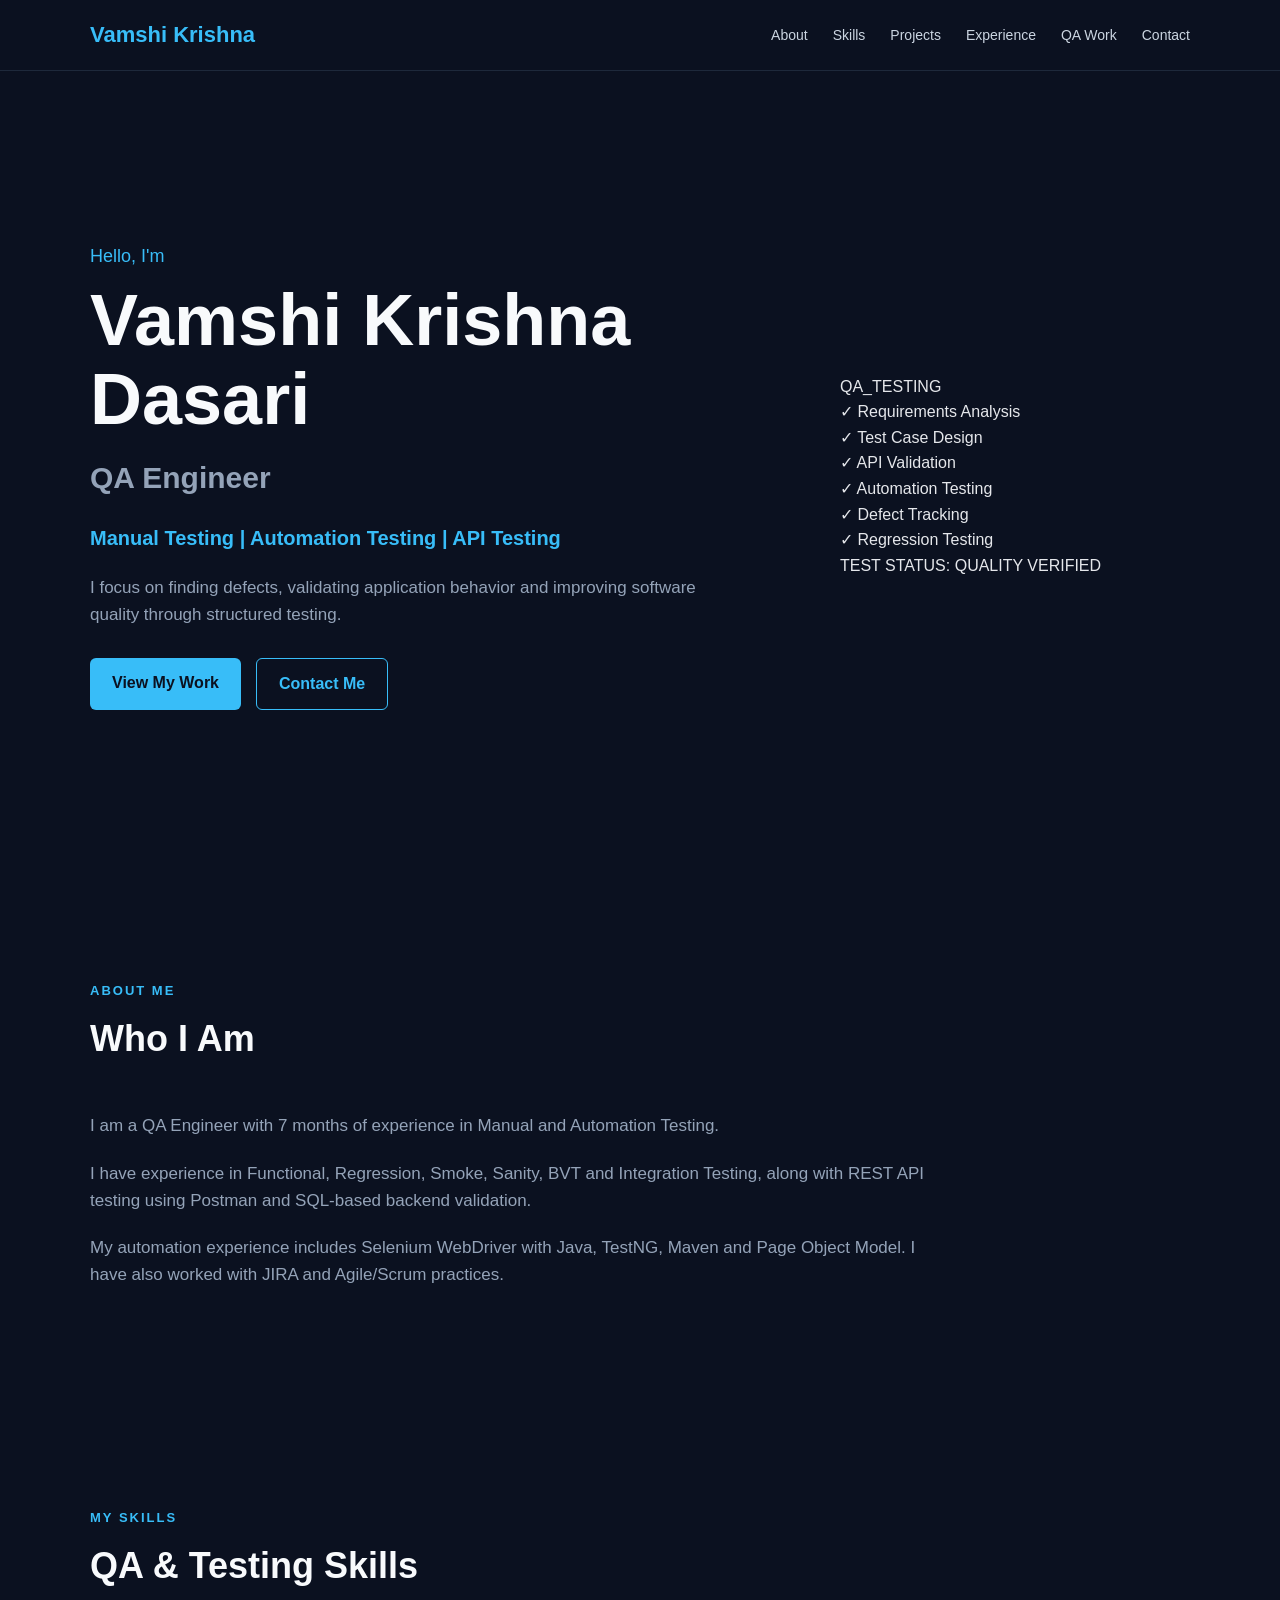
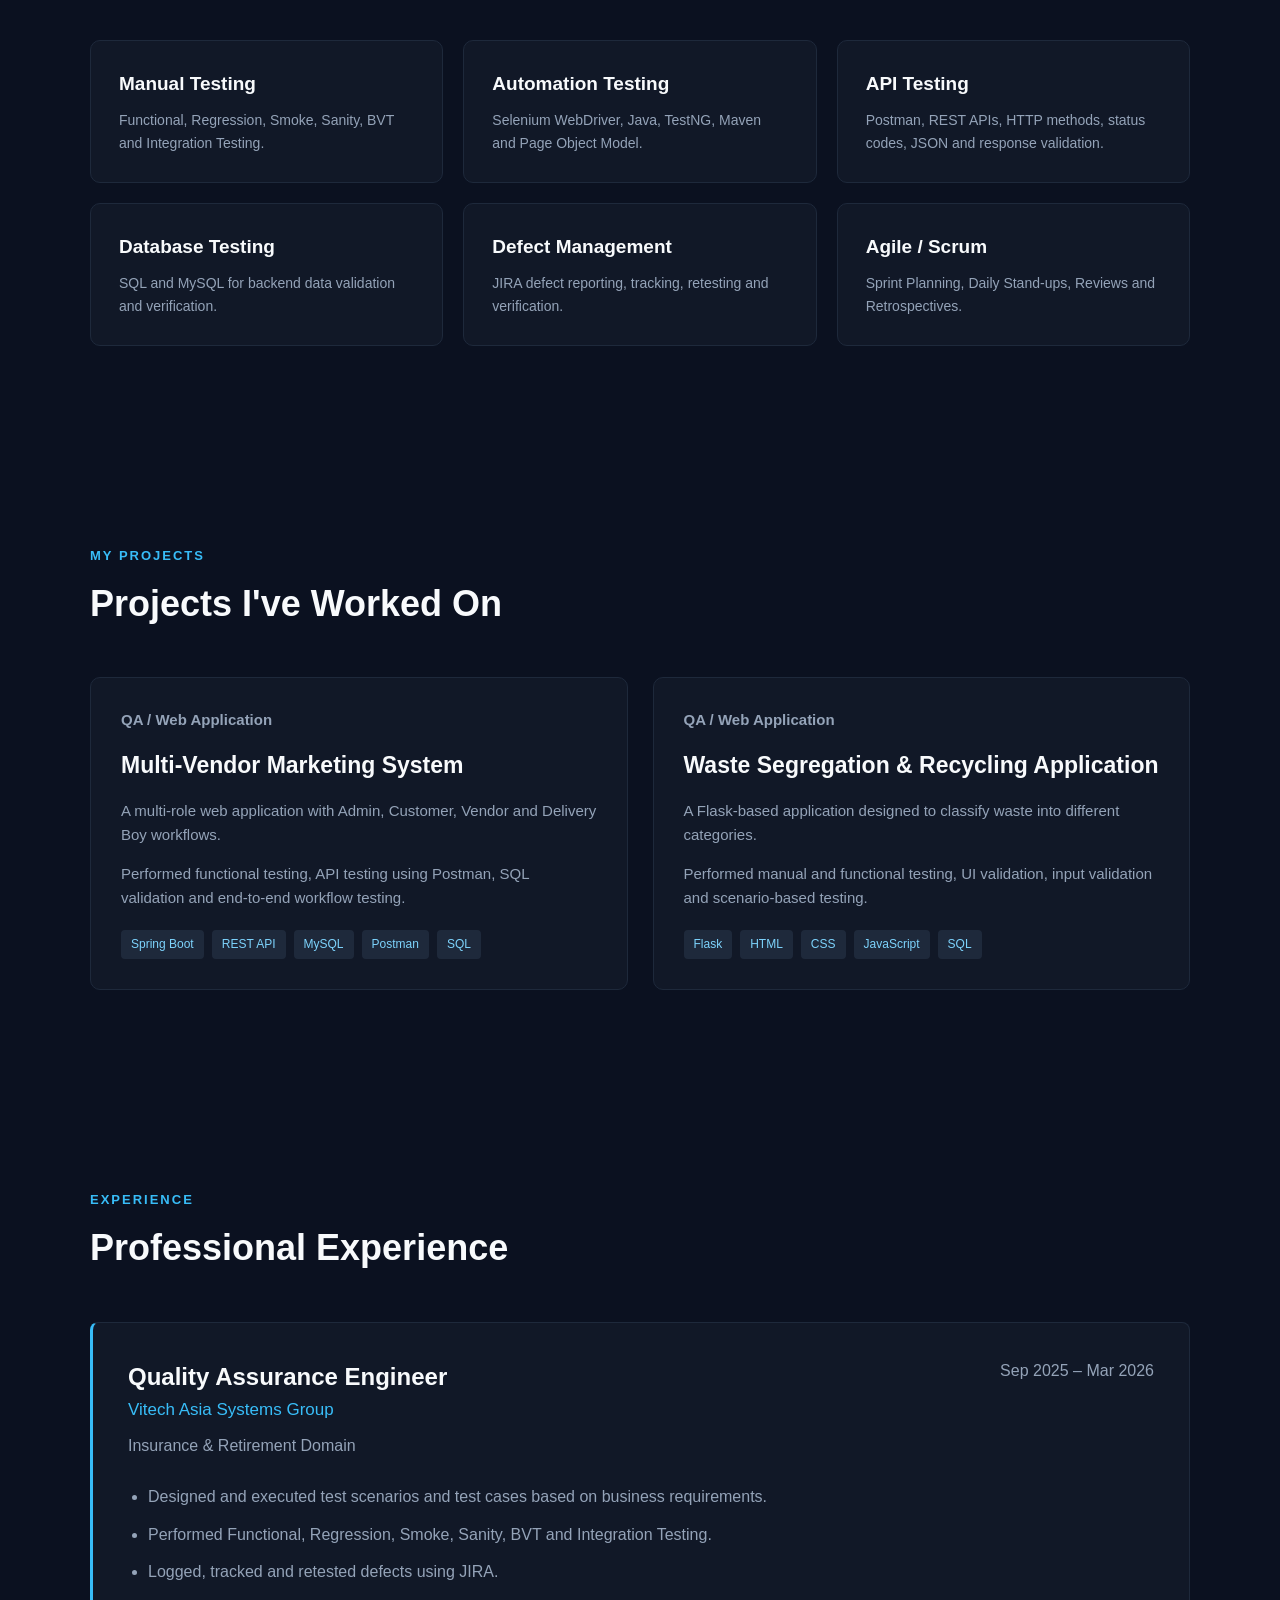
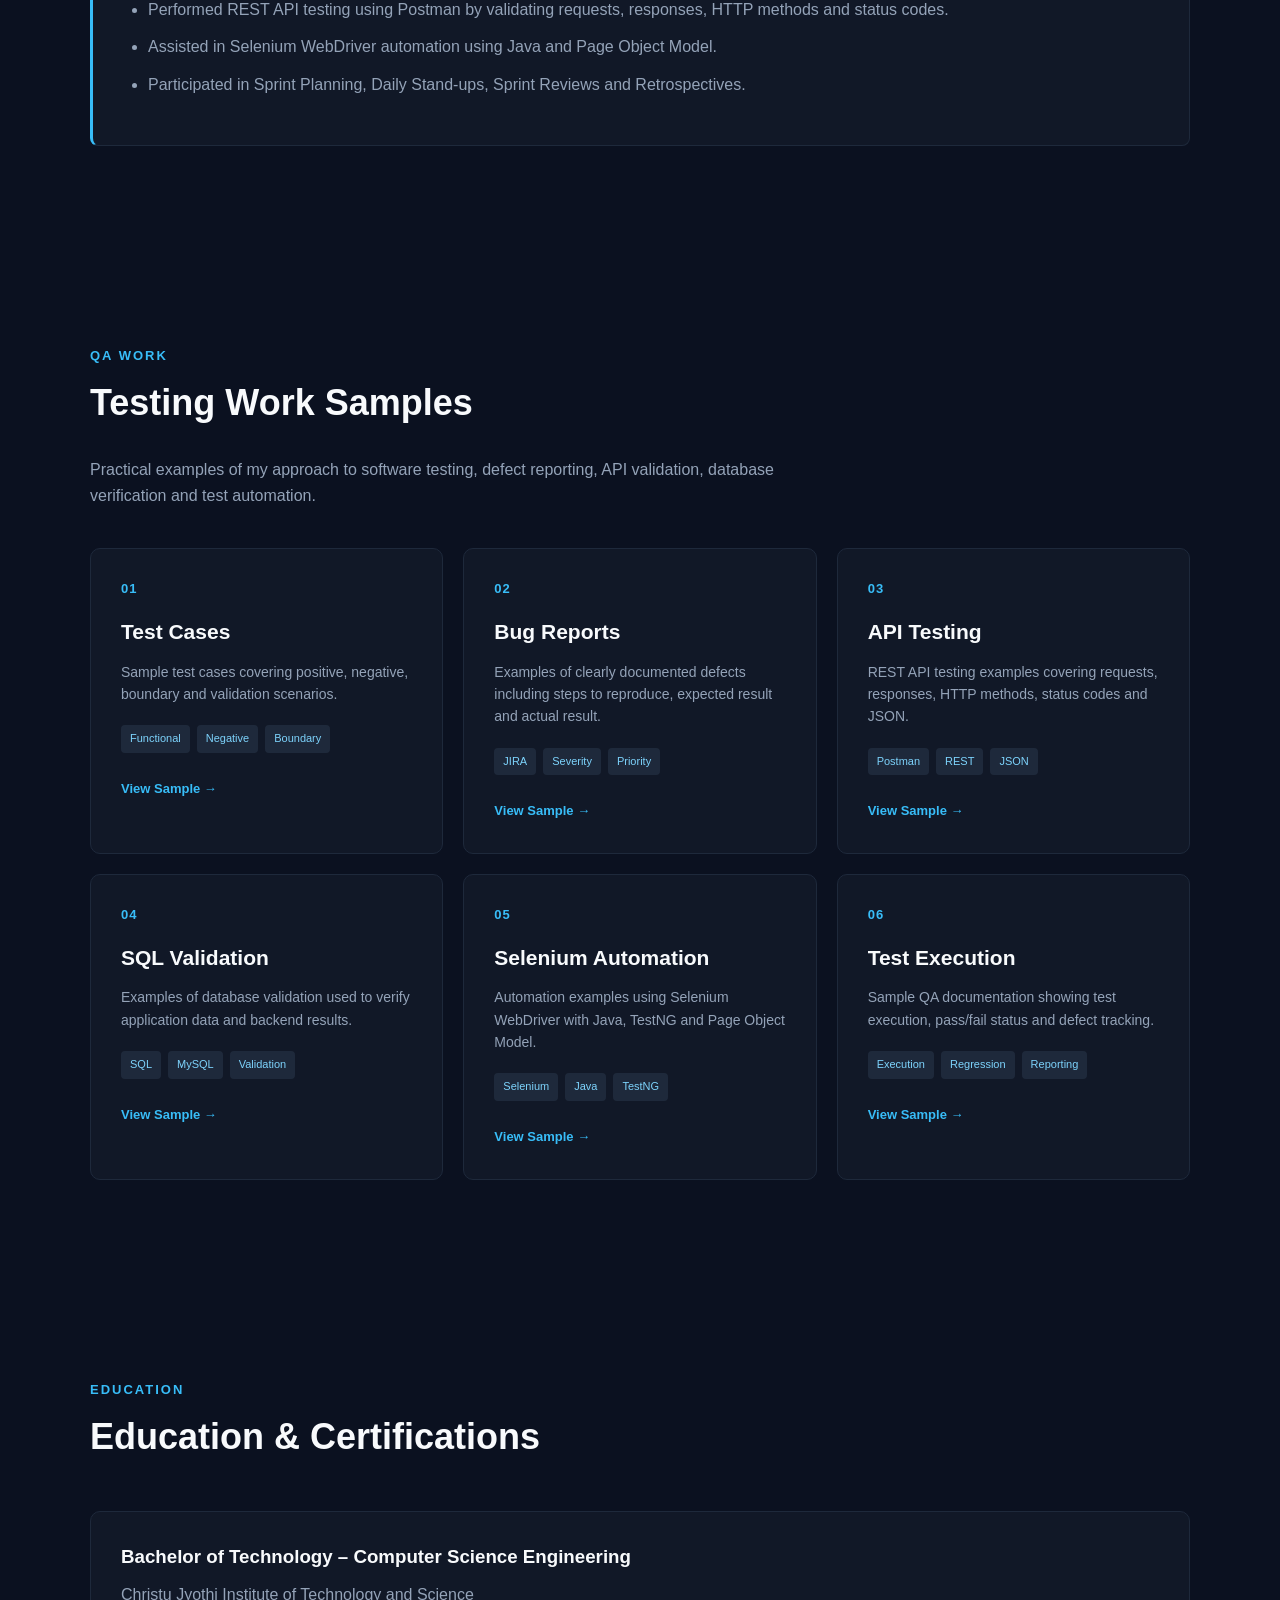
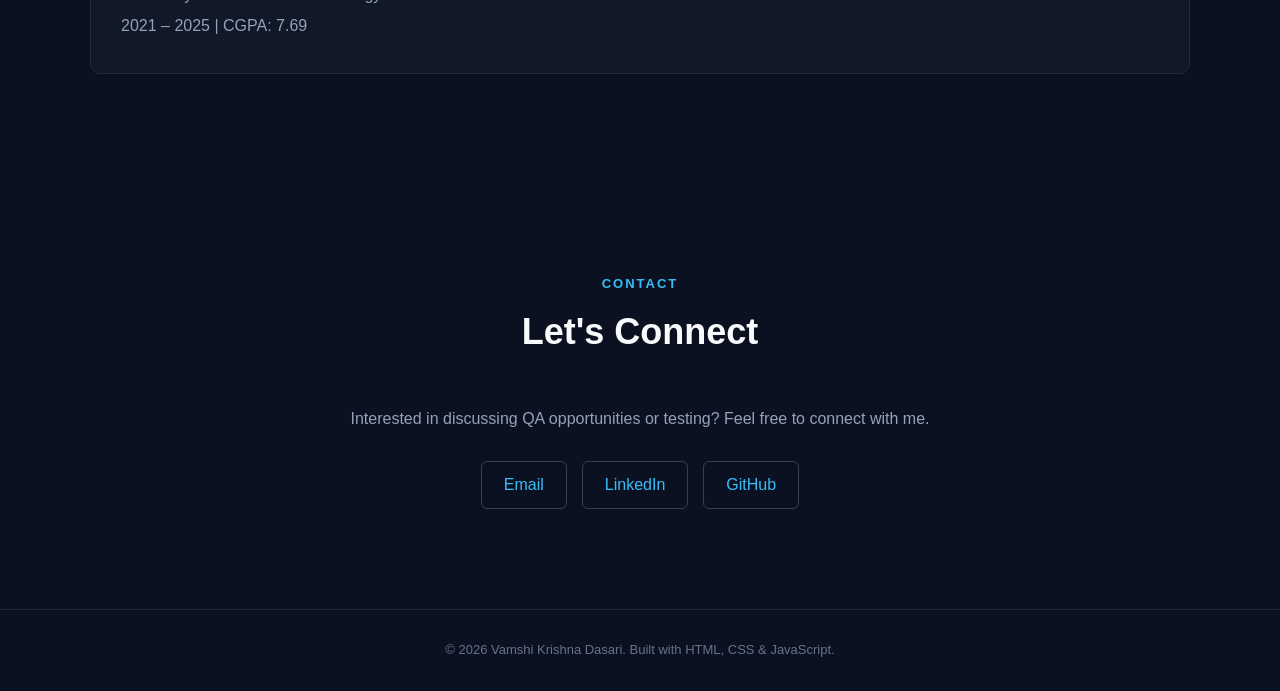
<file: index.html>
<!DOCTYPE html>
<html lang="en">
<head>
    <meta charset="UTF-8">
    <meta name="viewport" content="width=device-width, initial-scale=1.0">

    <title>Vamshi Krishna Dasari | QA Engineer</title>

    <meta name="description"
          content="Vamshi Krishna Dasari - QA Engineer specializing in Manual Testing, Automation Testing and API Testing.">

    <link rel="stylesheet" href="style.css">
</head>

<body>

    <!-- Navigation -->
    <header>
        <nav class="navbar">
            <div class="logo">
                Vamshi Krishna
            </div>

            <ul class="nav-links">
                <li><a href="#about">About</a></li>
                <li><a href="#skills">Skills</a></li>
                <li><a href="#projects">Projects</a></li>
                <li><a href="#experience">Experience</a></li>
                <li><a href="#work-samples">QA Work</a></li>
                <li><a href="#contact">Contact</a></li>
            </ul>
        </nav>
    </header>


    <main>

        <!-- Hero Section -->
<section id="home" class="hero">

    <div class="hero-content">

        <p class="hero-intro">
            Hello, I'm
        </p>

        <h1>
            Vamshi Krishna Dasari
        </h1>

        <h2>
            QA Engineer
        </h2>

        <p class="hero-description">
            Manual Testing | Automation Testing | API Testing
        </p>

        <p class="hero-text">
            I focus on finding defects, validating application behavior
            and improving software quality through structured testing.
        </p>

        <div class="hero-buttons">

            <a href="#projects" class="btn primary-btn">
                View My Work
            </a>

            <a href="#contact" class="btn secondary-btn">
                Contact Me
            </a>

        </div>

    </div>


    <!-- QA Visual -->
    <div class="qa-visual">

        <div class="qa-window">

            <div class="qa-window-header">

                <div class="window-dots">
                    <span></span>
                    <span></span>
                    <span></span>
                </div>

                <span class="window-title">
                    QA_TESTING
                </span>

            </div>


            <div class="qa-content">

                <div class="qa-line">
                    <span class="qa-icon">✓</span>
                    <span>Requirements Analysis</span>
                </div>

                <div class="qa-line">
                    <span class="qa-icon">✓</span>
                    <span>Test Case Design</span>
                </div>

                <div class="qa-line">
                    <span class="qa-icon">✓</span>
                    <span>API Validation</span>
                </div>

                <div class="qa-line">
                    <span class="qa-icon">✓</span>
                    <span>Automation Testing</span>
                </div>

                <div class="qa-line">
                    <span class="qa-icon">✓</span>
                    <span>Defect Tracking</span>
                </div>

                <div class="qa-line">
                    <span class="qa-icon">✓</span>
                    <span>Regression Testing</span>
                </div>


                <div class="qa-status">

                    <span class="status-dot"></span>

                    <span>
                        TEST STATUS: QUALITY VERIFIED
                    </span>

                </div>

            </div>

        </div>

    </div>

</section>


        <!-- About Section -->
        <section id="about" class="section">

            <div class="section-heading">
                <p>ABOUT ME</p>
                <h2>Who I Am</h2>
            </div>

            <div class="about-content">

                <p>
                    I am a QA Engineer with 7 months of experience in Manual
                    and Automation Testing.
                </p>

                <p>
                    I have experience in Functional, Regression, Smoke,
                    Sanity, BVT and Integration Testing, along with REST API
                    testing using Postman and SQL-based backend validation.
                </p>

                <p>
                    My automation experience includes Selenium WebDriver
                    with Java, TestNG, Maven and Page Object Model.
                    I have also worked with JIRA and Agile/Scrum practices.
                </p>

            </div>

        </section>


        <!-- Skills Section -->
        <section id="skills" class="section">

            <div class="section-heading">
                <p>MY SKILLS</p>
                <h2>QA & Testing Skills</h2>
            </div>

            <div class="skills-container">

                <div class="skill-card">
                    <h3>Manual Testing</h3>
                    <p>
                        Functional, Regression, Smoke, Sanity,
                        BVT and Integration Testing.
                    </p>
                </div>

                <div class="skill-card">
                    <h3>Automation Testing</h3>
                    <p>
                        Selenium WebDriver, Java, TestNG,
                        Maven and Page Object Model.
                    </p>
                </div>

                <div class="skill-card">
                    <h3>API Testing</h3>
                    <p>
                        Postman, REST APIs, HTTP methods,
                        status codes, JSON and response validation.
                    </p>
                </div>

                <div class="skill-card">
                    <h3>Database Testing</h3>
                    <p>
                        SQL and MySQL for backend data
                        validation and verification.
                    </p>
                </div>

                <div class="skill-card">
                    <h3>Defect Management</h3>
                    <p>
                        JIRA defect reporting, tracking,
                        retesting and verification.
                    </p>
                </div>

                <div class="skill-card">
                    <h3>Agile / Scrum</h3>
                    <p>
                        Sprint Planning, Daily Stand-ups,
                        Reviews and Retrospectives.
                    </p>
                </div>

            </div>

        </section>


        <!-- Projects Section -->
        <section id="projects" class="section">

            <div class="section-heading">
                <p>MY PROJECTS</p>
                <h2>Projects I've Worked On</h2>
            </div>

            <div class="projects-container">

                <article class="project-card">

                    <div class="project-content">

                        <p class="project-type">
                            QA / Web Application
                        </p>

                        <h3>
                            Multi-Vendor Marketing System
                        </h3>

                        <p>
                            A multi-role web application with Admin,
                            Customer, Vendor and Delivery Boy workflows.
                        </p>

                        <p>
                            Performed functional testing, API testing
                            using Postman, SQL validation and
                            end-to-end workflow testing.
                        </p>

                        <div class="project-tech">
                            <span>Spring Boot</span>
                            <span>REST API</span>
                            <span>MySQL</span>
                            <span>Postman</span>
                            <span>SQL</span>
                        </div>

                    </div>

                </article>


                <article class="project-card">

                    <div class="project-content">

                        <p class="project-type">
                            QA / Web Application
                        </p>

                        <h3>
                            Waste Segregation & Recycling Application
                        </h3>

                        <p>
                            A Flask-based application designed to classify
                            waste into different categories.
                        </p>

                        <p>
                            Performed manual and functional testing,
                            UI validation, input validation and
                            scenario-based testing.
                        </p>

                        <div class="project-tech">
                            <span>Flask</span>
                            <span>HTML</span>
                            <span>CSS</span>
                            <span>JavaScript</span>
                            <span>SQL</span>
                        </div>

                    </div>

                </article>

            </div>

        </section>


        <!-- Experience Section -->
        <section id="experience" class="section">

            <div class="section-heading">
                <p>EXPERIENCE</p>
                <h2>Professional Experience</h2>
            </div>

            <div class="experience-card">

                <div class="experience-header">

                    <div>
                        <h3>Quality Assurance Engineer</h3>
                        <h4>Vitech Asia Systems Group</h4>
                    </div>

                    <span>
                        Sep 2025 – Mar 2026
                    </span>

                </div>

                <p class="experience-domain">
                    Insurance & Retirement Domain
                </p>

                <ul>
                    <li>
                        Designed and executed test scenarios and test
                        cases based on business requirements.
                    </li>

                    <li>
                        Performed Functional, Regression, Smoke,
                        Sanity, BVT and Integration Testing.
                    </li>

                    <li>
                        Logged, tracked and retested defects using JIRA.
                    </li>

                    <li>
                        Performed REST API testing using Postman by
                        validating requests, responses, HTTP methods
                        and status codes.
                    </li>

                    <li>
                        Assisted in Selenium WebDriver automation
                        using Java and Page Object Model.
                    </li>

                    <li>
                        Participated in Sprint Planning, Daily Stand-ups,
                        Sprint Reviews and Retrospectives.
                    </li>
                </ul>

            </div>

        </section>


        <!-- QA Work Samples -->
<section id="work-samples" class="section">

    <div class="section-heading">
        <p>QA WORK</p>
        <h2>Testing Work Samples</h2>
    </div>

    <p class="section-intro">
        Practical examples of my approach to software testing,
        defect reporting, API validation, database verification
        and test automation.
    </p>


    <div class="samples-container">


        <!-- Test Cases -->
        <div class="sample-card">

            <div class="sample-number">
                01
            </div>

            <h3>Test Cases</h3>

            <p>
                Sample test cases covering positive, negative,
                boundary and validation scenarios.
            </p>

            <div class="sample-tags">
                <span>Functional</span>
                <span>Negative</span>
                <span>Boundary</span>
            </div>

            <a href="test-cases/login-test-cases.html" class="sample-link">
    View Sample →
</a>

        </div>


        <!-- Bug Reports -->
        <div class="sample-card">

            <div class="sample-number">
                02
            </div>

            <h3>Bug Reports</h3>

            <p>
                Examples of clearly documented defects including
                steps to reproduce, expected result and actual result.
            </p>

            <div class="sample-tags">
                <span>JIRA</span>
                <span>Severity</span>
                <span>Priority</span>
            </div>

            <a href="bug-reports/login-bug-reports.html" class="sample-link">
    View Sample →
</a>

        </div>


        <!-- API Testing -->
        <div class="sample-card">

            <div class="sample-number">
                03
            </div>

            <h3>API Testing</h3>

            <p>
                REST API testing examples covering requests,
                responses, HTTP methods, status codes and JSON.
            </p>

            <div class="sample-tags">
                <span>Postman</span>
                <span>REST</span>
                <span>JSON</span>
            </div>

            <a href="api-testing/rest-api-testing.html" class="sample-link">
    View Sample →
</a>

        </div>


        <!-- SQL -->
        <div class="sample-card">

            <div class="sample-number">
                04
            </div>

            <h3>SQL Validation</h3>

            <p>
                Examples of database validation used to verify
                application data and backend results.
            </p>

            <div class="sample-tags">
                <span>SQL</span>
                <span>MySQL</span>
                <span>Validation</span>
            </div>

            <a href="sql-validation/database-validation.html" class="sample-link">
    View Sample →
</a>

        </div>


        <!-- Selenium -->
        <div class="sample-card">

            <div class="sample-number">
                05
            </div>

            <h3>Selenium Automation</h3>

            <p>
                Automation examples using Selenium WebDriver
                with Java, TestNG and Page Object Model.
            </p>

            <div class="sample-tags">
                <span>Selenium</span>
                <span>Java</span>
                <span>TestNG</span>
            </div>

            <a href="selenium-automation/selenium-login-automation.html" class="sample-link">
    View Sample →
</a>

        </div>


        <!-- Test Execution -->
        <div class="sample-card">

            <div class="sample-number">
                06
            </div>

            <h3>Test Execution</h3>

            <p>
                Sample QA documentation showing test execution,
                pass/fail status and defect tracking.
            </p>

            <div class="sample-tags">
                <span>Execution</span>
                <span>Regression</span>
                <span>Reporting</span>
            </div>

            <a href="test-execution/test-execution-report.html" class="sample-link">
    View Sample →
</a>

        </div>


    </div>

</section>


        <!-- Education -->
        <section id="education" class="section">

            <div class="section-heading">
                <p>EDUCATION</p>
                <h2>Education & Certifications</h2>
            </div>

            <div class="education-card">

                <h3>
                    Bachelor of Technology – Computer Science Engineering
                </h3>

                <p>
                    Christu Jyothi Institute of Technology and Science
                </p>

                <p>
                    2021 – 2025 | CGPA: 7.69
                </p>

            </div>

        </section>


        <!-- Contact -->
        <section id="contact" class="section contact-section">

            <div class="section-heading">
                <p>CONTACT</p>
                <h2>Let's Connect</h2>
            </div>

            <p>
                Interested in discussing QA opportunities or testing?
                Feel free to connect with me.
            </p>

            <div class="contact-links">

                <a href="mailto:vamshinanid@gmail.com">
                    Email
                </a>

                <a href="https://www.linkedin.com/in/vamshikrishnadasari"
                   target="_blank">
                    LinkedIn
                </a>

                <a href="https://github.com/VamshiKrishna-Dasari"
                   target="_blank">
                    GitHub
                </a>

            </div>

        </section>

    </main>


    <!-- Footer -->
    <footer>

        <p>
            © 2026 Vamshi Krishna Dasari. Built with HTML, CSS & JavaScript.
        </p>

    </footer>


    <script src="script.js"></script>

</body>
</html>
</file>
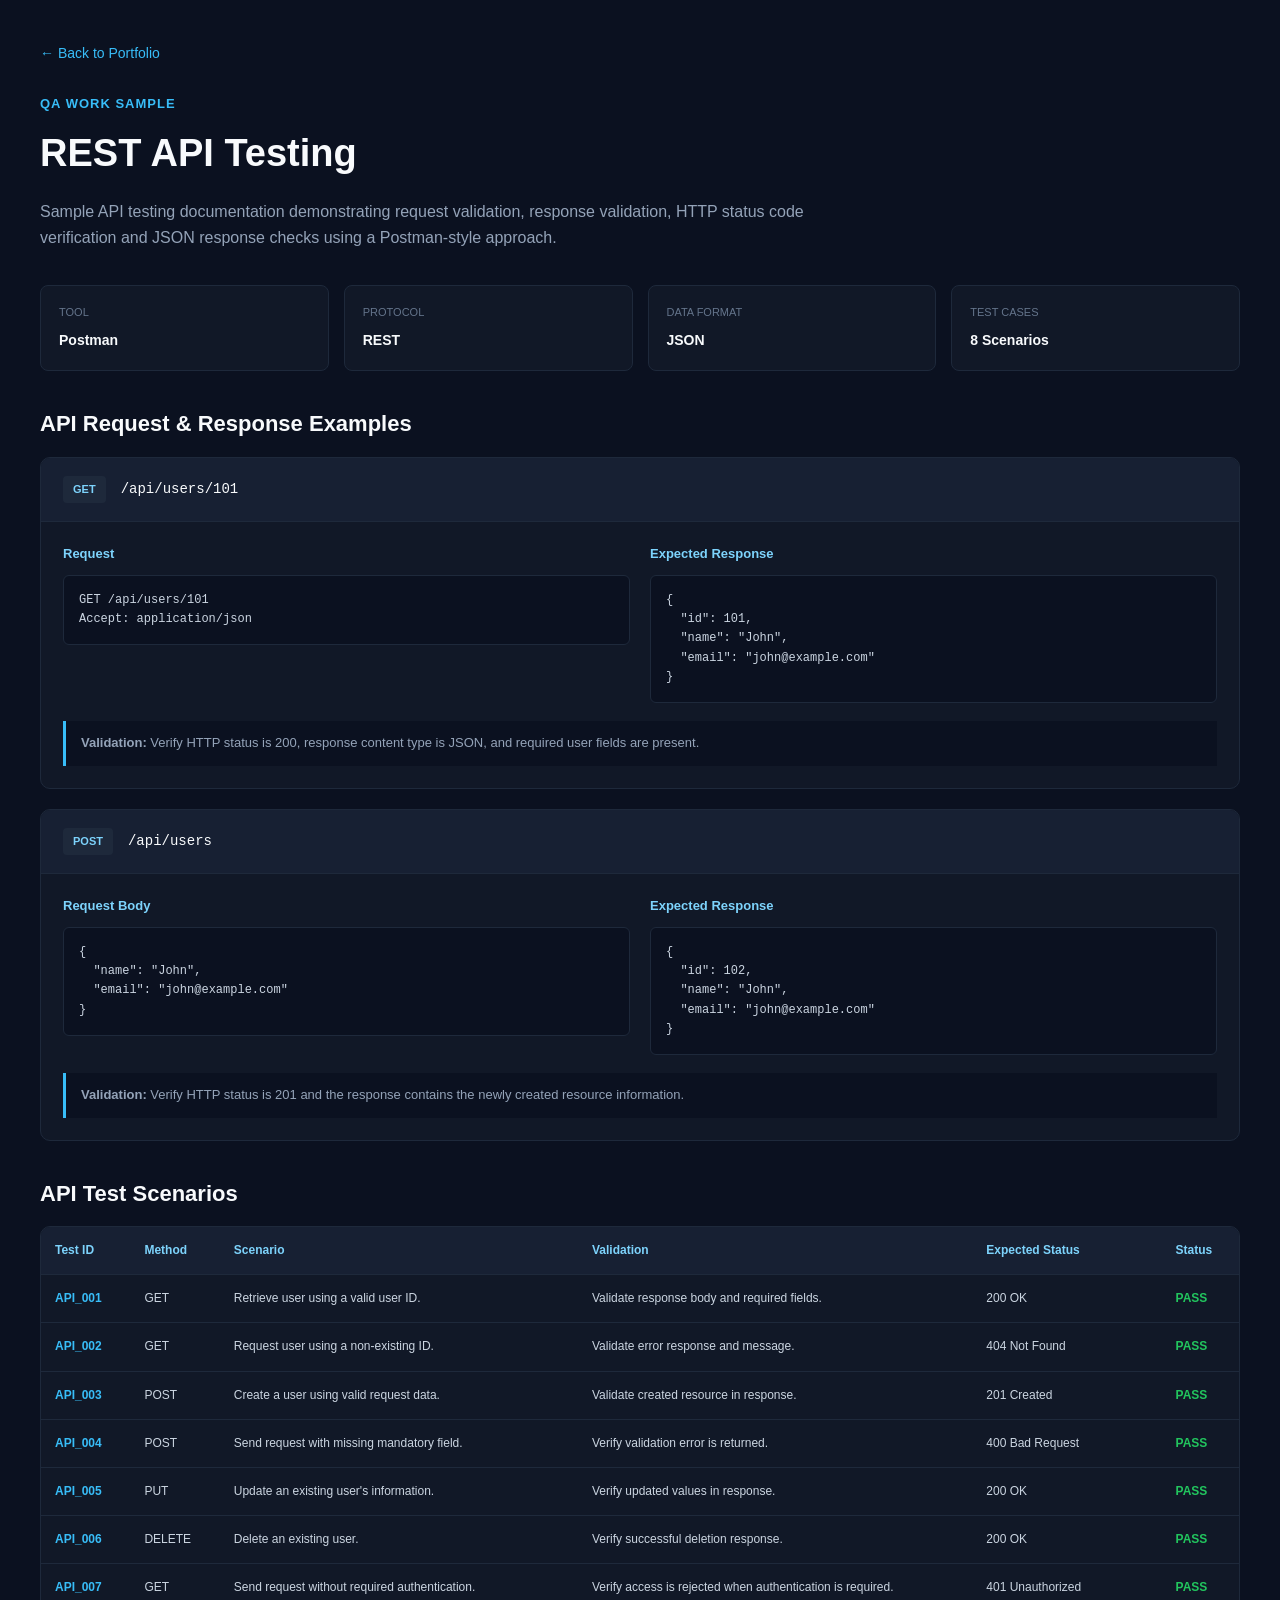
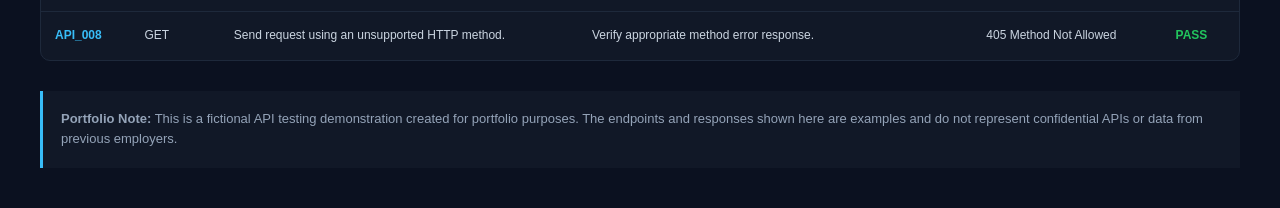
<file: api-testing/rest-api-testing.html>
<!DOCTYPE html>
<html lang="en">
<head>
    <meta charset="UTF-8">
    <meta name="viewport" content="width=device-width, initial-scale=1.0">

    <title>API Testing | Vamshi Krishna Dasari</title>

    <style>
        * {
            margin: 0;
            padding: 0;
            box-sizing: border-box;
        }

        body {
            font-family: Arial, sans-serif;
            background: #0b1120;
            color: #e5e7eb;
            line-height: 1.6;
            padding: 40px 20px;
        }

        .container {
            max-width: 1200px;
            margin: auto;
        }

        .back-link {
            display: inline-block;
            margin-bottom: 30px;
            color: #38bdf8;
            text-decoration: none;
            font-size: 14px;
        }

        .back-link:hover {
            color: #7dd3fc;
        }

        .header {
            margin-bottom: 35px;
        }

        .header-label {
            color: #38bdf8;
            font-size: 13px;
            font-weight: bold;
            letter-spacing: 1px;
            margin-bottom: 8px;
        }

        .header h1 {
            color: #f8fafc;
            font-size: 38px;
            margin-bottom: 15px;
        }

        .description {
            color: #94a3b8;
            max-width: 800px;
        }

        .info-container {
            display: grid;
            grid-template-columns: repeat(4, 1fr);
            gap: 15px;
            margin-bottom: 30px;
        }

        .info-box {
            background: #111827;
            border: 1px solid #1e293b;
            padding: 18px;
            border-radius: 8px;
        }

        .info-box span {
            display: block;
            color: #64748b;
            font-size: 11px;
            margin-bottom: 5px;
        }

        .info-box strong {
            color: #f8fafc;
            font-size: 14px;
        }

        .section-title {
            color: #f8fafc;
            font-size: 22px;
            margin: 35px 0 15px;
        }

        .api-card {
            background: #111827;
            border: 1px solid #1e293b;
            border-radius: 10px;
            overflow: hidden;
            margin-bottom: 20px;
        }

        .api-header {
            display: flex;
            align-items: center;
            gap: 15px;
            padding: 18px 22px;
            background: #172033;
            border-bottom: 1px solid #1e293b;
        }

        .method {
            padding: 5px 10px;
            border-radius: 4px;
            font-size: 11px;
            font-weight: bold;
            background: #1e293b;
            color: #7dd3fc;
        }

        .endpoint {
            color: #f8fafc;
            font-family: monospace;
            font-size: 14px;
            word-break: break-all;
        }

        .api-body {
            padding: 22px;
        }

        .api-grid {
            display: grid;
            grid-template-columns: 1fr 1fr;
            gap: 20px;
        }

        .api-block h3 {
            color: #7dd3fc;
            font-size: 13px;
            margin-bottom: 10px;
        }

        .code-box {
            background: #0b1120;
            border: 1px solid #1e293b;
            border-radius: 6px;
            padding: 15px;
            overflow-x: auto;
        }

        pre {
            color: #cbd5e1;
            font-size: 12px;
            white-space: pre-wrap;
        }

        .expected {
            margin-top: 18px;
            padding: 12px 15px;
            background: #0b1120;
            border-left: 3px solid #38bdf8;
            color: #94a3b8;
            font-size: 13px;
        }

        .test-table-container {
            overflow-x: auto;
            background: #111827;
            border: 1px solid #1e293b;
            border-radius: 10px;
        }

        table {
            width: 100%;
            border-collapse: collapse;
            min-width: 900px;
        }

        th {
            background: #172033;
            color: #7dd3fc;
            text-align: left;
            padding: 14px;
            font-size: 12px;
        }

        td {
            padding: 14px;
            border-top: 1px solid #1e293b;
            color: #cbd5e1;
            font-size: 12px;
            vertical-align: top;
        }

        .test-id {
            color: #38bdf8;
            font-weight: bold;
            white-space: nowrap;
        }

        .pass {
            color: #22c55e;
            font-weight: bold;
        }

        .note {
            margin-top: 30px;
            padding: 18px;
            background: #111827;
            border-left: 3px solid #38bdf8;
            color: #94a3b8;
            font-size: 13px;
        }

        @media (max-width: 800px) {
            .info-container {
                grid-template-columns: repeat(2, 1fr);
            }

            .api-grid {
                grid-template-columns: 1fr;
            }
        }

        @media (max-width: 550px) {
            .info-container {
                grid-template-columns: 1fr;
            }

            .header h1 {
                font-size: 30px;
            }

            body {
                padding: 25px 15px;
            }
        }
    </style>
</head>

<body>

<div class="container">

    <a href="https://vamshikrishna-dasari.github.io/Vamshi-QA-Portfolio/" class="back-link">
    ← Back to Portfolio
</a>

    <div class="header">

        <div class="header-label">QA WORK SAMPLE</div>

        <h1>REST API Testing</h1>

        <p class="description">
            Sample API testing documentation demonstrating request validation,
            response validation, HTTP status code verification and JSON
            response checks using a Postman-style approach.
        </p>

    </div>


    <div class="info-container">

        <div class="info-box">
            <span>TOOL</span>
            <strong>Postman</strong>
        </div>

        <div class="info-box">
            <span>PROTOCOL</span>
            <strong>REST</strong>
        </div>

        <div class="info-box">
            <span>DATA FORMAT</span>
            <strong>JSON</strong>
        </div>

        <div class="info-box">
            <span>TEST CASES</span>
            <strong>8 Scenarios</strong>
        </div>

    </div>


    <h2 class="section-title">API Request & Response Examples</h2>


    <!-- API 01 -->

    <div class="api-card">

        <div class="api-header">

            <span class="method">GET</span>

            <span class="endpoint">
                /api/users/101
            </span>

        </div>

        <div class="api-body">

            <div class="api-grid">

                <div class="api-block">

                    <h3>Request</h3>

                    <div class="code-box">

<pre>
GET /api/users/101
Accept: application/json
</pre>

                    </div>

                </div>

                <div class="api-block">

                    <h3>Expected Response</h3>

                    <div class="code-box">

<pre>
{
  "id": 101,
  "name": "John",
  "email": "john@example.com"
}
</pre>

                    </div>

                </div>

            </div>

            <div class="expected">
                <strong>Validation:</strong>
                Verify HTTP status is 200, response content type is JSON,
                and required user fields are present.
            </div>

        </div>

    </div>


    <!-- API 02 -->

    <div class="api-card">

        <div class="api-header">

            <span class="method">POST</span>

            <span class="endpoint">
                /api/users
            </span>

        </div>

        <div class="api-body">

            <div class="api-grid">

                <div class="api-block">

                    <h3>Request Body</h3>

                    <div class="code-box">

<pre>
{
  "name": "John",
  "email": "john@example.com"
}
</pre>

                    </div>

                </div>

                <div class="api-block">

                    <h3>Expected Response</h3>

                    <div class="code-box">

<pre>
{
  "id": 102,
  "name": "John",
  "email": "john@example.com"
}
</pre>

                    </div>

                </div>

            </div>

            <div class="expected">
                <strong>Validation:</strong>
                Verify HTTP status is 201 and the response contains
                the newly created resource information.
            </div>

        </div>

    </div>


    <h2 class="section-title">API Test Scenarios</h2>


    <div class="test-table-container">

        <table>

            <thead>

                <tr>
                    <th>Test ID</th>
                    <th>Method</th>
                    <th>Scenario</th>
                    <th>Validation</th>
                    <th>Expected Status</th>
                    <th>Status</th>
                </tr>

            </thead>

            <tbody>

                <tr>

                    <td class="test-id">API_001</td>

                    <td>GET</td>

                    <td>
                        Retrieve user using a valid user ID.
                    </td>

                    <td>
                        Validate response body and required fields.
                    </td>

                    <td>200 OK</td>

                    <td class="pass">PASS</td>

                </tr>


                <tr>

                    <td class="test-id">API_002</td>

                    <td>GET</td>

                    <td>
                        Request user using a non-existing ID.
                    </td>

                    <td>
                        Validate error response and message.
                    </td>

                    <td>404 Not Found</td>

                    <td class="pass">PASS</td>

                </tr>


                <tr>

                    <td class="test-id">API_003</td>

                    <td>POST</td>

                    <td>
                        Create a user using valid request data.
                    </td>

                    <td>
                        Validate created resource in response.
                    </td>

                    <td>201 Created</td>

                    <td class="pass">PASS</td>

                </tr>


                <tr>

                    <td class="test-id">API_004</td>

                    <td>POST</td>

                    <td>
                        Send request with missing mandatory field.
                    </td>

                    <td>
                        Verify validation error is returned.
                    </td>

                    <td>400 Bad Request</td>

                    <td class="pass">PASS</td>

                </tr>


                <tr>

                    <td class="test-id">API_005</td>

                    <td>PUT</td>

                    <td>
                        Update an existing user's information.
                    </td>

                    <td>
                        Verify updated values in response.
                    </td>

                    <td>200 OK</td>

                    <td class="pass">PASS</td>

                </tr>


                <tr>

                    <td class="test-id">API_006</td>

                    <td>DELETE</td>

                    <td>
                        Delete an existing user.
                    </td>

                    <td>
                        Verify successful deletion response.
                    </td>

                    <td>200 OK</td>

                    <td class="pass">PASS</td>

                </tr>


                <tr>

                    <td class="test-id">API_007</td>

                    <td>GET</td>

                    <td>
                        Send request without required authentication.
                    </td>

                    <td>
                        Verify access is rejected when authentication
                        is required.
                    </td>

                    <td>401 Unauthorized</td>

                    <td class="pass">PASS</td>

                </tr>


                <tr>

                    <td class="test-id">API_008</td>

                    <td>GET</td>

                    <td>
                        Send request using an unsupported HTTP method.
                    </td>

                    <td>
                        Verify appropriate method error response.
                    </td>

                    <td>405 Method Not Allowed</td>

                    <td class="pass">PASS</td>

                </tr>

            </tbody>

        </table>

    </div>


    <div class="note">

        <strong>Portfolio Note:</strong>
        This is a fictional API testing demonstration created for portfolio
        purposes. The endpoints and responses shown here are examples and
        do not represent confidential APIs or data from previous employers.

    </div>

</div>

</body>
</html>
</file>
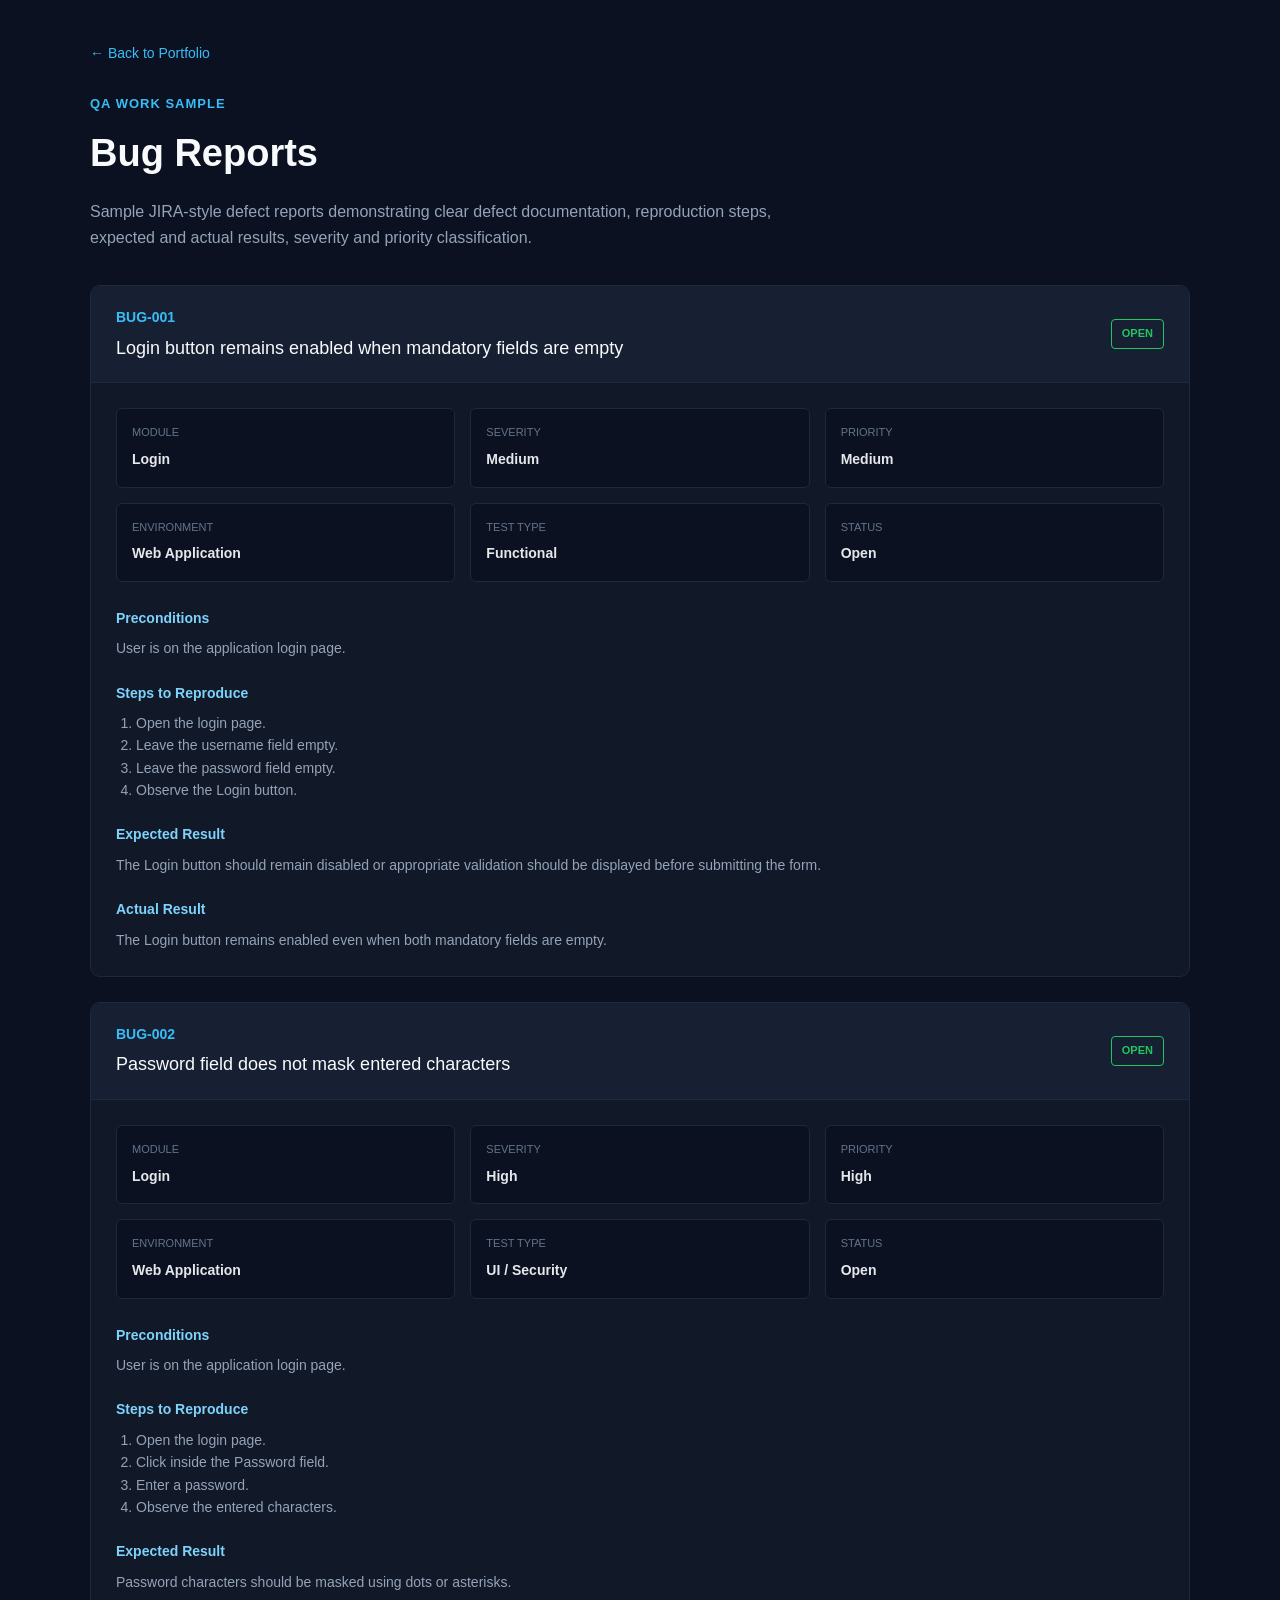
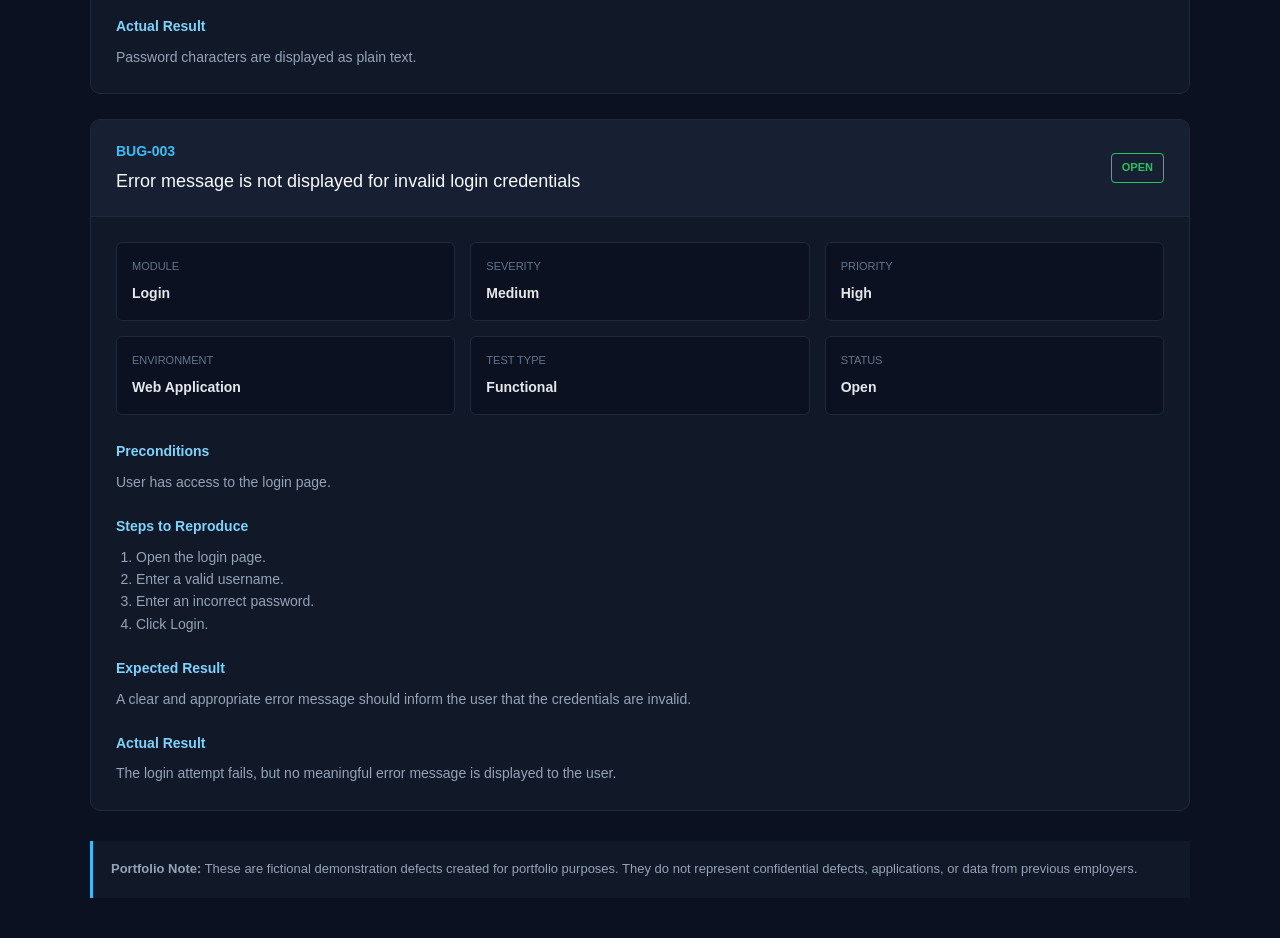
<file: bug-reports/login-bug-reports.html>
<!DOCTYPE html>
<html lang="en">
<head>
    <meta charset="UTF-8">
    <meta name="viewport" content="width=device-width, initial-scale=1.0">

    <title>Bug Reports | Vamshi Krishna Dasari</title>

    <style>
        * {
            margin: 0;
            padding: 0;
            box-sizing: border-box;
        }

        body {
            font-family: Arial, sans-serif;
            background: #0b1120;
            color: #e5e7eb;
            line-height: 1.6;
            padding: 40px 20px;
        }

        .container {
            max-width: 1100px;
            margin: auto;
        }

        .back-link {
            display: inline-block;
            margin-bottom: 30px;
            color: #38bdf8;
            text-decoration: none;
            font-size: 14px;
        }

        .back-link:hover {
            color: #7dd3fc;
        }

        .header {
            margin-bottom: 35px;
        }

        .header-label {
            color: #38bdf8;
            font-size: 13px;
            font-weight: bold;
            letter-spacing: 1px;
            margin-bottom: 8px;
        }

        .header h1 {
            color: #f8fafc;
            font-size: 38px;
            margin-bottom: 15px;
        }

        .description {
            color: #94a3b8;
            max-width: 750px;
        }

        .bug-card {
            background: #111827;
            border: 1px solid #1e293b;
            border-radius: 10px;
            margin-bottom: 25px;
            overflow: hidden;
        }

        .bug-header {
            display: flex;
            justify-content: space-between;
            align-items: center;
            gap: 20px;
            padding: 20px 25px;
            background: #172033;
            border-bottom: 1px solid #1e293b;
        }

        .bug-id {
            color: #38bdf8;
            font-weight: bold;
            font-size: 14px;
        }

        .bug-title {
            color: #f8fafc;
            font-size: 18px;
            margin-top: 5px;
        }

        .status {
            color: #22c55e;
            border: 1px solid #22c55e;
            padding: 5px 10px;
            border-radius: 4px;
            font-size: 11px;
            font-weight: bold;
            white-space: nowrap;
        }

        .bug-content {
            padding: 25px;
        }

        .details {
            display: grid;
            grid-template-columns: repeat(3, 1fr);
            gap: 15px;
            margin-bottom: 25px;
        }

        .detail-box {
            background: #0b1120;
            border: 1px solid #1e293b;
            padding: 15px;
            border-radius: 6px;
        }

        .detail-box span {
            display: block;
            color: #64748b;
            font-size: 11px;
            margin-bottom: 4px;
        }

        .detail-box strong {
            color: #e5e7eb;
            font-size: 14px;
        }

        .section {
            margin-top: 22px;
        }

        .section h3 {
            color: #7dd3fc;
            font-size: 14px;
            margin-bottom: 8px;
        }

        .section p,
        .section li {
            color: #94a3b8;
            font-size: 14px;
        }

        .section ol {
            padding-left: 20px;
        }

        .note {
            margin-top: 30px;
            padding: 18px;
            background: #111827;
            border-left: 3px solid #38bdf8;
            color: #94a3b8;
            font-size: 13px;
        }

        @media (max-width: 700px) {
            body {
                padding: 25px 15px;
            }

            .header h1 {
                font-size: 30px;
            }

            .details {
                grid-template-columns: 1fr;
            }

            .bug-header {
                align-items: flex-start;
                flex-direction: column;
            }
        }
    </style>
</head>

<body>

<div class="container">

    <a href="https://vamshikrishna-dasari.github.io/Vamshi-QA-Portfolio/" class="back-link">
    ← Back to Portfolio
</a>

    <div class="header">
        <div class="header-label">QA WORK SAMPLE</div>

        <h1>Bug Reports</h1>

        <p class="description">
            Sample JIRA-style defect reports demonstrating clear defect
            documentation, reproduction steps, expected and actual results,
            severity and priority classification.
        </p>
    </div>


    <!-- BUG 01 -->

    <div class="bug-card">

        <div class="bug-header">

            <div>
                <div class="bug-id">BUG-001</div>

                <div class="bug-title">
                    Login button remains enabled when mandatory fields are empty
                </div>
            </div>

            <div class="status">
                OPEN
            </div>

        </div>

        <div class="bug-content">

            <div class="details">

                <div class="detail-box">
                    <span>MODULE</span>
                    <strong>Login</strong>
                </div>

                <div class="detail-box">
                    <span>SEVERITY</span>
                    <strong>Medium</strong>
                </div>

                <div class="detail-box">
                    <span>PRIORITY</span>
                    <strong>Medium</strong>
                </div>

                <div class="detail-box">
                    <span>ENVIRONMENT</span>
                    <strong>Web Application</strong>
                </div>

                <div class="detail-box">
                    <span>TEST TYPE</span>
                    <strong>Functional</strong>
                </div>

                <div class="detail-box">
                    <span>STATUS</span>
                    <strong>Open</strong>
                </div>

            </div>

            <div class="section">

                <h3>Preconditions</h3>

                <p>
                    User is on the application login page.
                </p>

            </div>

            <div class="section">

                <h3>Steps to Reproduce</h3>

                <ol>
                    <li>Open the login page.</li>
                    <li>Leave the username field empty.</li>
                    <li>Leave the password field empty.</li>
                    <li>Observe the Login button.</li>
                </ol>

            </div>

            <div class="section">

                <h3>Expected Result</h3>

                <p>
                    The Login button should remain disabled or appropriate
                    validation should be displayed before submitting the form.
                </p>

            </div>

            <div class="section">

                <h3>Actual Result</h3>

                <p>
                    The Login button remains enabled even when both mandatory
                    fields are empty.
                </p>

            </div>

        </div>

    </div>


    <!-- BUG 02 -->

    <div class="bug-card">

        <div class="bug-header">

            <div>
                <div class="bug-id">BUG-002</div>

                <div class="bug-title">
                    Password field does not mask entered characters
                </div>
            </div>

            <div class="status">
                OPEN
            </div>

        </div>

        <div class="bug-content">

            <div class="details">

                <div class="detail-box">
                    <span>MODULE</span>
                    <strong>Login</strong>
                </div>

                <div class="detail-box">
                    <span>SEVERITY</span>
                    <strong>High</strong>
                </div>

                <div class="detail-box">
                    <span>PRIORITY</span>
                    <strong>High</strong>
                </div>

                <div class="detail-box">
                    <span>ENVIRONMENT</span>
                    <strong>Web Application</strong>
                </div>

                <div class="detail-box">
                    <span>TEST TYPE</span>
                    <strong>UI / Security</strong>
                </div>

                <div class="detail-box">
                    <span>STATUS</span>
                    <strong>Open</strong>
                </div>

            </div>

            <div class="section">

                <h3>Preconditions</h3>

                <p>
                    User is on the application login page.
                </p>

            </div>

            <div class="section">

                <h3>Steps to Reproduce</h3>

                <ol>
                    <li>Open the login page.</li>
                    <li>Click inside the Password field.</li>
                    <li>Enter a password.</li>
                    <li>Observe the entered characters.</li>
                </ol>

            </div>

            <div class="section">

                <h3>Expected Result</h3>

                <p>
                    Password characters should be masked using dots or
                    asterisks.
                </p>

            </div>

            <div class="section">

                <h3>Actual Result</h3>

                <p>
                    Password characters are displayed as plain text.
                </p>

            </div>

        </div>

    </div>


    <!-- BUG 03 -->

    <div class="bug-card">

        <div class="bug-header">

            <div>
                <div class="bug-id">BUG-003</div>

                <div class="bug-title">
                    Error message is not displayed for invalid login credentials
                </div>
            </div>

            <div class="status">
                OPEN
            </div>

        </div>

        <div class="bug-content">

            <div class="details">

                <div class="detail-box">
                    <span>MODULE</span>
                    <strong>Login</strong>
                </div>

                <div class="detail-box">
                    <span>SEVERITY</span>
                    <strong>Medium</strong>
                </div>

                <div class="detail-box">
                    <span>PRIORITY</span>
                    <strong>High</strong>
                </div>

                <div class="detail-box">
                    <span>ENVIRONMENT</span>
                    <strong>Web Application</strong>
                </div>

                <div class="detail-box">
                    <span>TEST TYPE</span>
                    <strong>Functional</strong>
                </div>

                <div class="detail-box">
                    <span>STATUS</span>
                    <strong>Open</strong>
                </div>

            </div>

            <div class="section">

                <h3>Preconditions</h3>

                <p>
                    User has access to the login page.
                </p>

            </div>

            <div class="section">

                <h3>Steps to Reproduce</h3>

                <ol>
                    <li>Open the login page.</li>
                    <li>Enter a valid username.</li>
                    <li>Enter an incorrect password.</li>
                    <li>Click Login.</li>
                </ol>

            </div>

            <div class="section">

                <h3>Expected Result</h3>

                <p>
                    A clear and appropriate error message should inform
                    the user that the credentials are invalid.
                </p>

            </div>

            <div class="section">

                <h3>Actual Result</h3>

                <p>
                    The login attempt fails, but no meaningful error
                    message is displayed to the user.
                </p>

            </div>

        </div>

    </div>


    <div class="note">

        <strong>Portfolio Note:</strong>
        These are fictional demonstration defects created for portfolio
        purposes. They do not represent confidential defects, applications,
        or data from previous employers.

    </div>

</div>

</body>
</html>
</file>
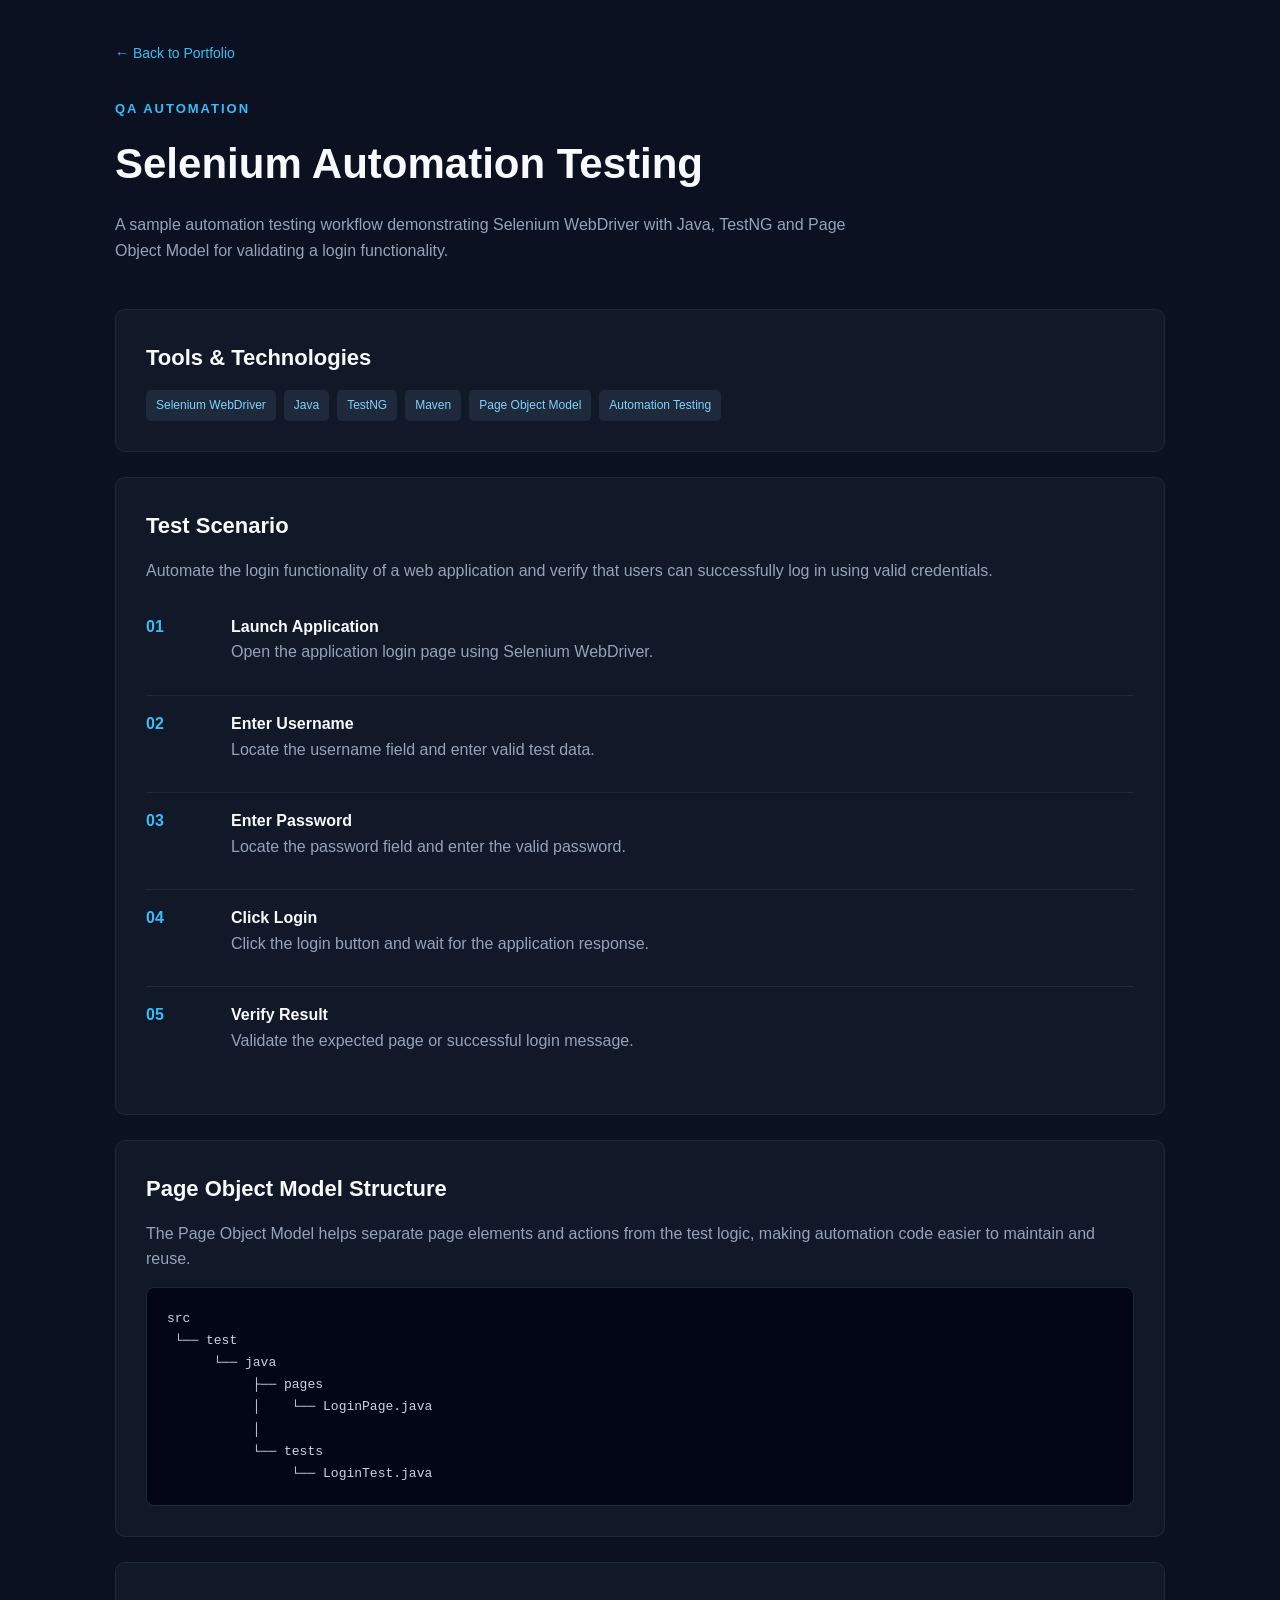
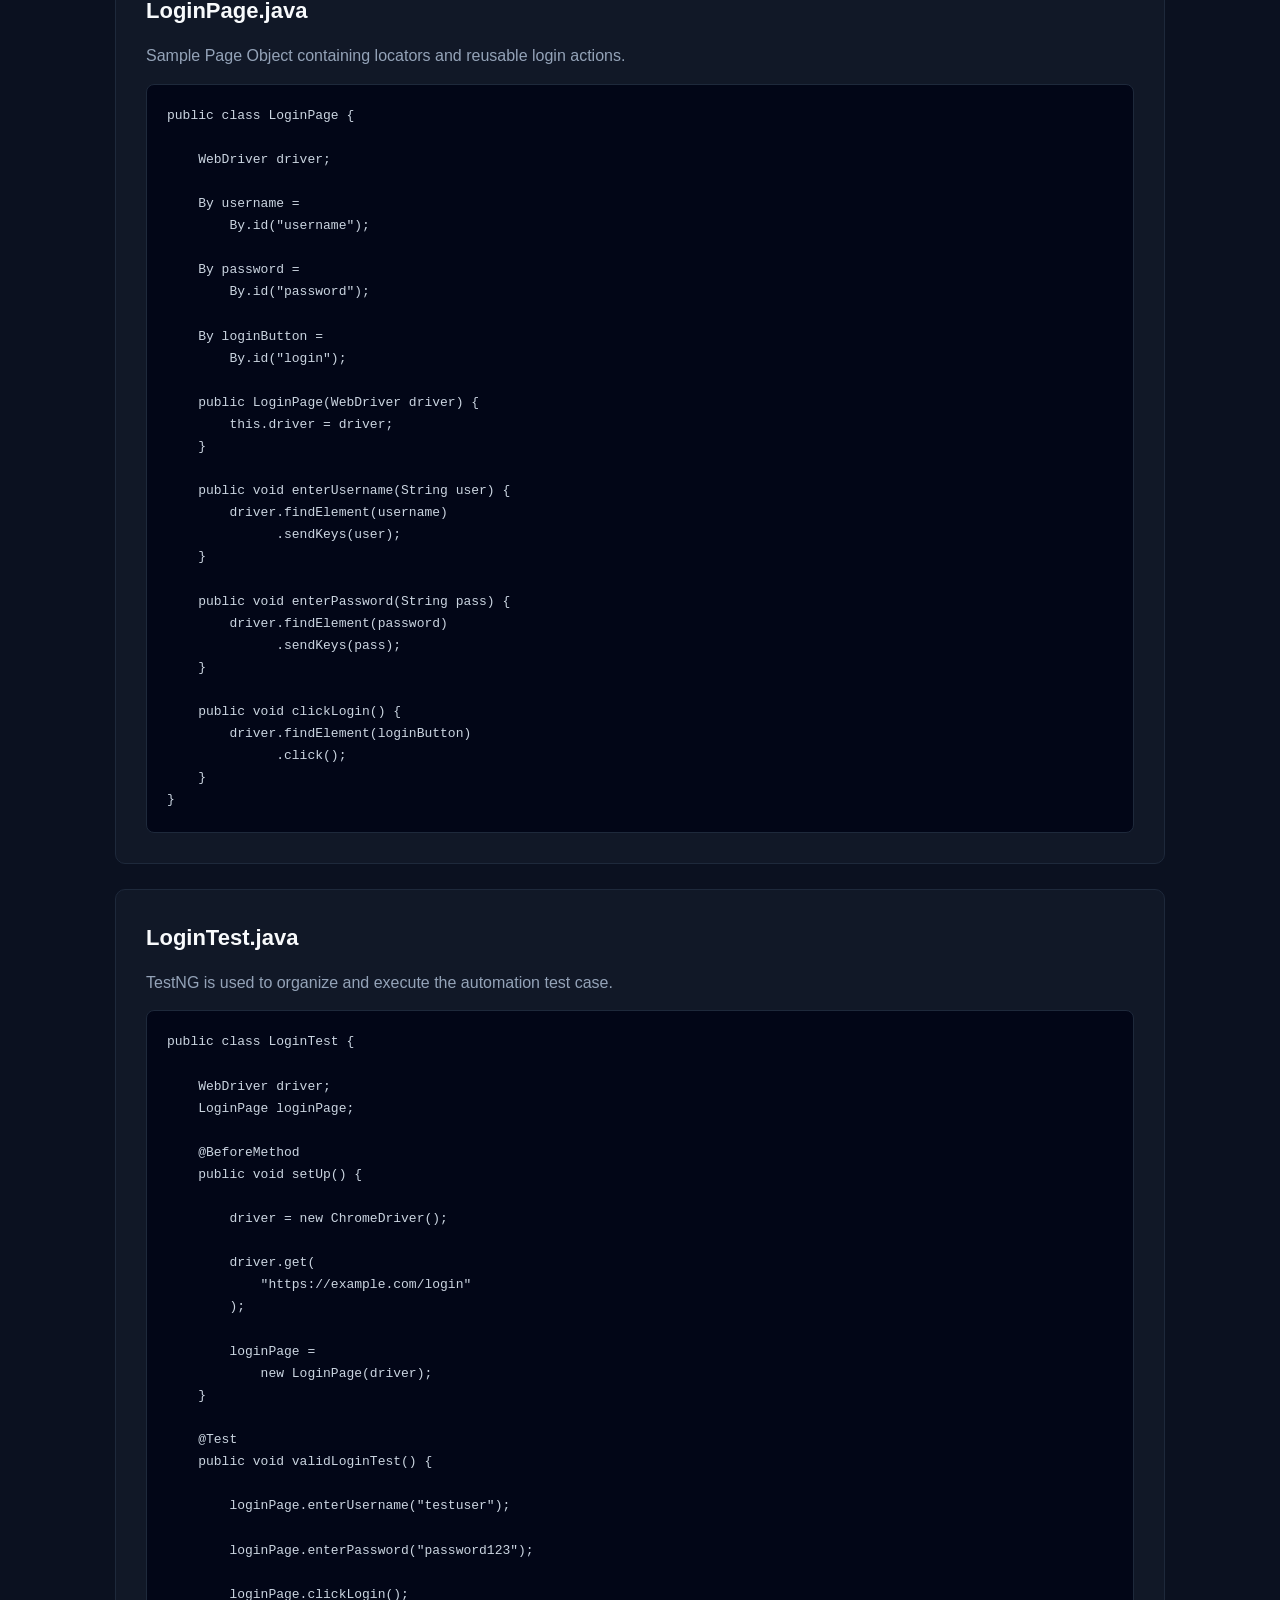
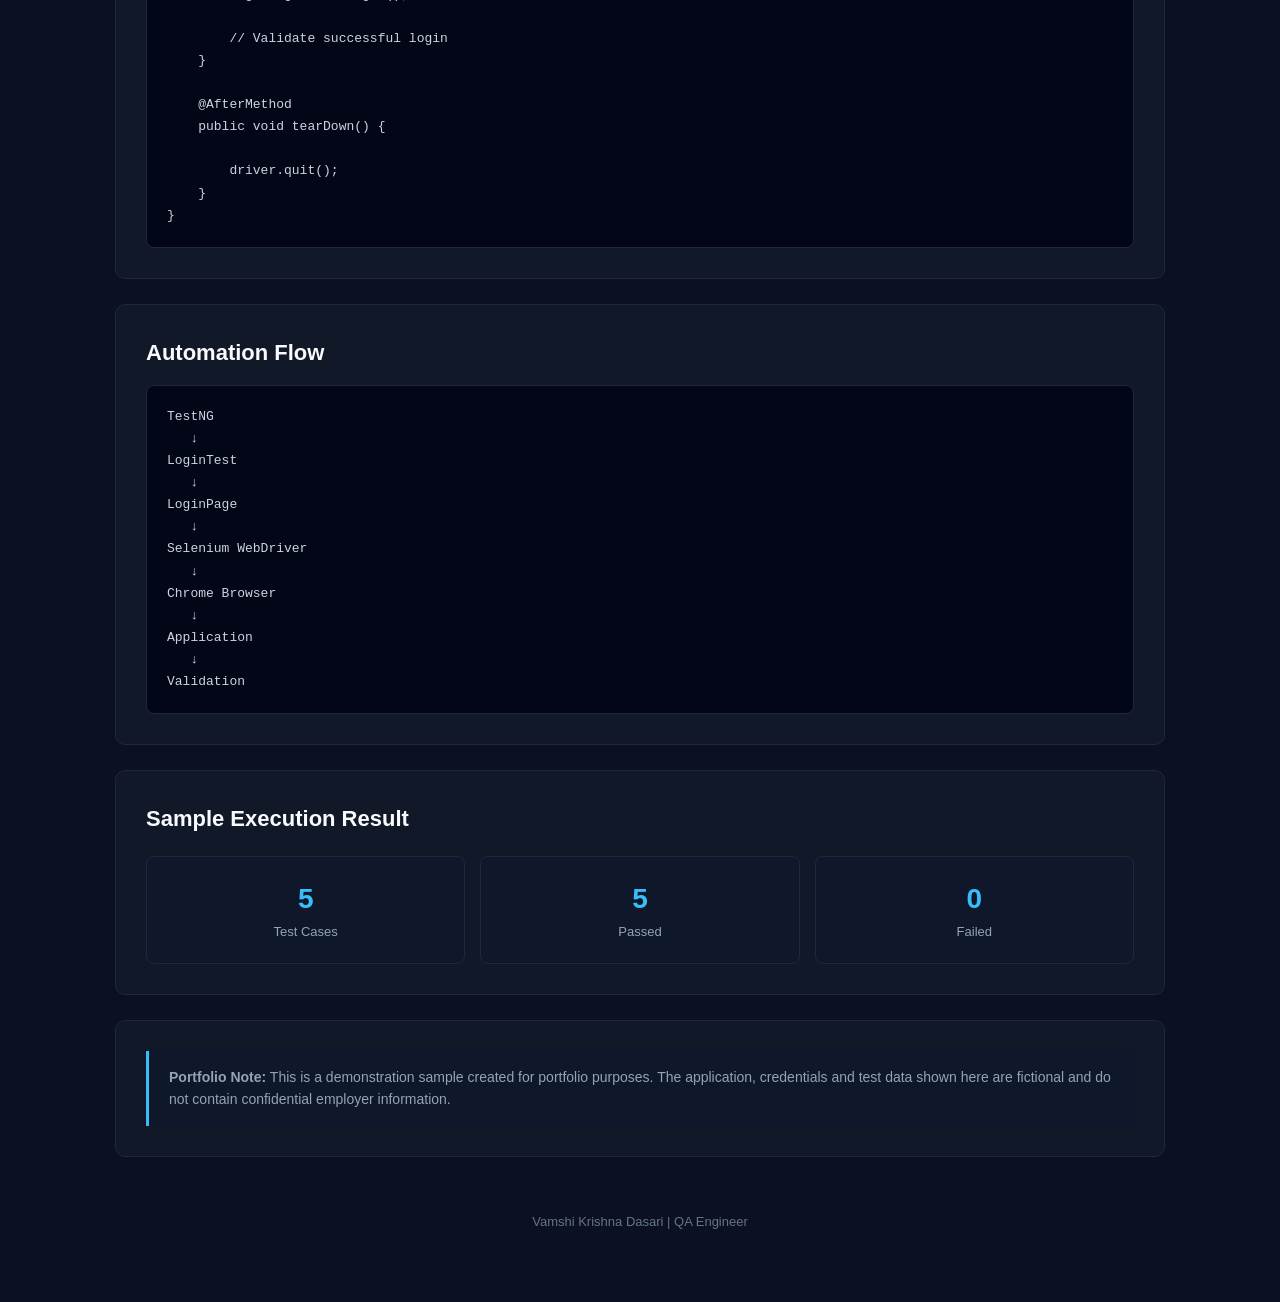
<file: selenium-automation/selenium-login-automation.html>
<!DOCTYPE html>
<html lang="en">
<head>
    <meta charset="UTF-8">
    <meta name="viewport" content="width=device-width, initial-scale=1.0">

    <title>Selenium Automation | Vamshi Krishna Dasari</title>

    <style>
        * {
            margin: 0;
            padding: 0;
            box-sizing: border-box;
        }

        body {
            font-family: Arial, sans-serif;
            background: #0b1120;
            color: #e5e7eb;
            line-height: 1.6;
        }

        .container {
            max-width: 1100px;
            margin: auto;
            padding: 40px 25px;
        }

        .back-link {
            display: inline-block;
            margin-bottom: 35px;
            color: #38bdf8;
            text-decoration: none;
            font-size: 14px;
        }

        .back-link:hover {
            color: #7dd3fc;
        }

        .header {
            margin-bottom: 45px;
        }

        .label {
            color: #38bdf8;
            font-size: 13px;
            font-weight: bold;
            letter-spacing: 2px;
            margin-bottom: 10px;
        }

        h1 {
            font-size: 42px;
            color: #f8fafc;
            margin-bottom: 15px;
        }

        .intro {
            max-width: 750px;
            color: #94a3b8;
            font-size: 16px;
        }

        .card {
            background: #111827;
            border: 1px solid #1e293b;
            border-radius: 10px;
            padding: 30px;
            margin-bottom: 25px;
        }

        .card h2 {
            color: #f8fafc;
            font-size: 22px;
            margin-bottom: 15px;
        }

        .card p {
            color: #94a3b8;
            margin-bottom: 15px;
        }

        .tags {
            display: flex;
            flex-wrap: wrap;
            gap: 8px;
            margin-top: 15px;
        }

        .tags span {
            background: #1e293b;
            color: #7dd3fc;
            padding: 6px 10px;
            border-radius: 5px;
            font-size: 12px;
        }

        .scenario {
            display: grid;
            grid-template-columns: 70px 1fr;
            gap: 15px;
            padding: 15px 0;
            border-bottom: 1px solid #1e293b;
        }

        .scenario:last-child {
            border-bottom: none;
        }

        .scenario-number {
            color: #38bdf8;
            font-weight: bold;
        }

        .scenario strong {
            color: #f8fafc;
        }

        pre {
            background: #020617;
            border: 1px solid #1e293b;
            border-radius: 8px;
            padding: 20px;
            overflow-x: auto;
            color: #cbd5e1;
            font-size: 13px;
            line-height: 1.7;
        }

        .result-box {
            display: grid;
            grid-template-columns: repeat(3, 1fr);
            gap: 15px;
            margin-top: 20px;
        }

        .result {
            background: #0f172a;
            border: 1px solid #1e293b;
            border-radius: 8px;
            padding: 20px;
            text-align: center;
        }

        .result-number {
            font-size: 28px;
            font-weight: bold;
            color: #38bdf8;
        }

        .result-label {
            color: #94a3b8;
            font-size: 13px;
        }

        .note {
            border-left: 3px solid #38bdf8;
            padding: 15px 20px;
            background: #0f172a;
            color: #94a3b8;
            font-size: 14px;
        }

        footer {
            text-align: center;
            color: #64748b;
            font-size: 13px;
            padding: 30px 0;
        }

        @media (max-width: 700px) {
            h1 {
                font-size: 32px;
            }

            .result-box {
                grid-template-columns: 1fr;
            }

            .scenario {
                grid-template-columns: 1fr;
            }
        }
    </style>
</head>

<body>

    <div class="container">

        <a href="https://vamshikrishna-dasari.github.io/Vamshi-QA-Portfolio/" class="back-link">
    ← Back to Portfolio
</a>

        <div class="header">
            <div class="label">QA AUTOMATION</div>

            <h1>Selenium Automation Testing</h1>

            <p class="intro">
                A sample automation testing workflow demonstrating
                Selenium WebDriver with Java, TestNG and Page Object Model
                for validating a login functionality.
            </p>
        </div>


        <!-- TECHNOLOGIES -->

        <div class="card">

            <h2>Tools & Technologies</h2>

            <div class="tags">
                <span>Selenium WebDriver</span>
                <span>Java</span>
                <span>TestNG</span>
                <span>Maven</span>
                <span>Page Object Model</span>
                <span>Automation Testing</span>
            </div>

        </div>


        <!-- TEST SCENARIO -->

        <div class="card">

            <h2>Test Scenario</h2>

            <p>
                Automate the login functionality of a web application
                and verify that users can successfully log in using
                valid credentials.
            </p>

            <div class="scenario">

                <div class="scenario-number">01</div>

                <div>
                    <strong>Launch Application</strong>
                    <p>Open the application login page using Selenium WebDriver.</p>
                </div>

            </div>

            <div class="scenario">

                <div class="scenario-number">02</div>

                <div>
                    <strong>Enter Username</strong>
                    <p>Locate the username field and enter valid test data.</p>
                </div>

            </div>

            <div class="scenario">

                <div class="scenario-number">03</div>

                <div>
                    <strong>Enter Password</strong>
                    <p>Locate the password field and enter the valid password.</p>
                </div>

            </div>

            <div class="scenario">

                <div class="scenario-number">04</div>

                <div>
                    <strong>Click Login</strong>
                    <p>Click the login button and wait for the application response.</p>
                </div>

            </div>

            <div class="scenario">

                <div class="scenario-number">05</div>

                <div>
                    <strong>Verify Result</strong>
                    <p>Validate the expected page or successful login message.</p>
                </div>

            </div>

        </div>


        <!-- POM STRUCTURE -->

        <div class="card">

            <h2>Page Object Model Structure</h2>

            <p>
                The Page Object Model helps separate page elements and
                actions from the test logic, making automation code
                easier to maintain and reuse.
            </p>

<pre>
src
 └── test
      └── java
           ├── pages
           │    └── LoginPage.java
           │
           └── tests
                └── LoginTest.java
</pre>

        </div>


        <!-- LOGIN PAGE -->

        <div class="card">

            <h2>LoginPage.java</h2>

            <p>
                Sample Page Object containing locators and reusable
                login actions.
            </p>

<pre>
public class LoginPage {

    WebDriver driver;

    By username =
        By.id("username");

    By password =
        By.id("password");

    By loginButton =
        By.id("login");

    public LoginPage(WebDriver driver) {
        this.driver = driver;
    }

    public void enterUsername(String user) {
        driver.findElement(username)
              .sendKeys(user);
    }

    public void enterPassword(String pass) {
        driver.findElement(password)
              .sendKeys(pass);
    }

    public void clickLogin() {
        driver.findElement(loginButton)
              .click();
    }
}
</pre>

        </div>


        <!-- TESTNG -->

        <div class="card">

            <h2>LoginTest.java</h2>

            <p>
                TestNG is used to organize and execute the automation
                test case.
            </p>

<pre>
public class LoginTest {

    WebDriver driver;
    LoginPage loginPage;

    @BeforeMethod
    public void setUp() {

        driver = new ChromeDriver();

        driver.get(
            "https://example.com/login"
        );

        loginPage =
            new LoginPage(driver);
    }

    @Test
    public void validLoginTest() {

        loginPage.enterUsername("testuser");

        loginPage.enterPassword("password123");

        loginPage.clickLogin();

        // Validate successful login
    }

    @AfterMethod
    public void tearDown() {

        driver.quit();
    }
}
</pre>

        </div>


        <!-- AUTOMATION FLOW -->

        <div class="card">

            <h2>Automation Flow</h2>

<pre>
TestNG
   ↓
LoginTest
   ↓
LoginPage
   ↓
Selenium WebDriver
   ↓
Chrome Browser
   ↓
Application
   ↓
Validation
</pre>

        </div>


        <!-- RESULTS -->

        <div class="card">

            <h2>Sample Execution Result</h2>

            <div class="result-box">

                <div class="result">
                    <div class="result-number">5</div>
                    <div class="result-label">Test Cases</div>
                </div>

                <div class="result">
                    <div class="result-number">5</div>
                    <div class="result-label">Passed</div>
                </div>

                <div class="result">
                    <div class="result-number">0</div>
                    <div class="result-label">Failed</div>
                </div>

            </div>

        </div>


        <!-- NOTE -->

        <div class="card">

            <div class="note">
                <strong>Portfolio Note:</strong>
                This is a demonstration sample created for portfolio
                purposes. The application, credentials and test data
                shown here are fictional and do not contain confidential
                employer information.
            </div>

        </div>


        <footer>
            Vamshi Krishna Dasari | QA Engineer
        </footer>

    </div>

</body>
</html>
</file>
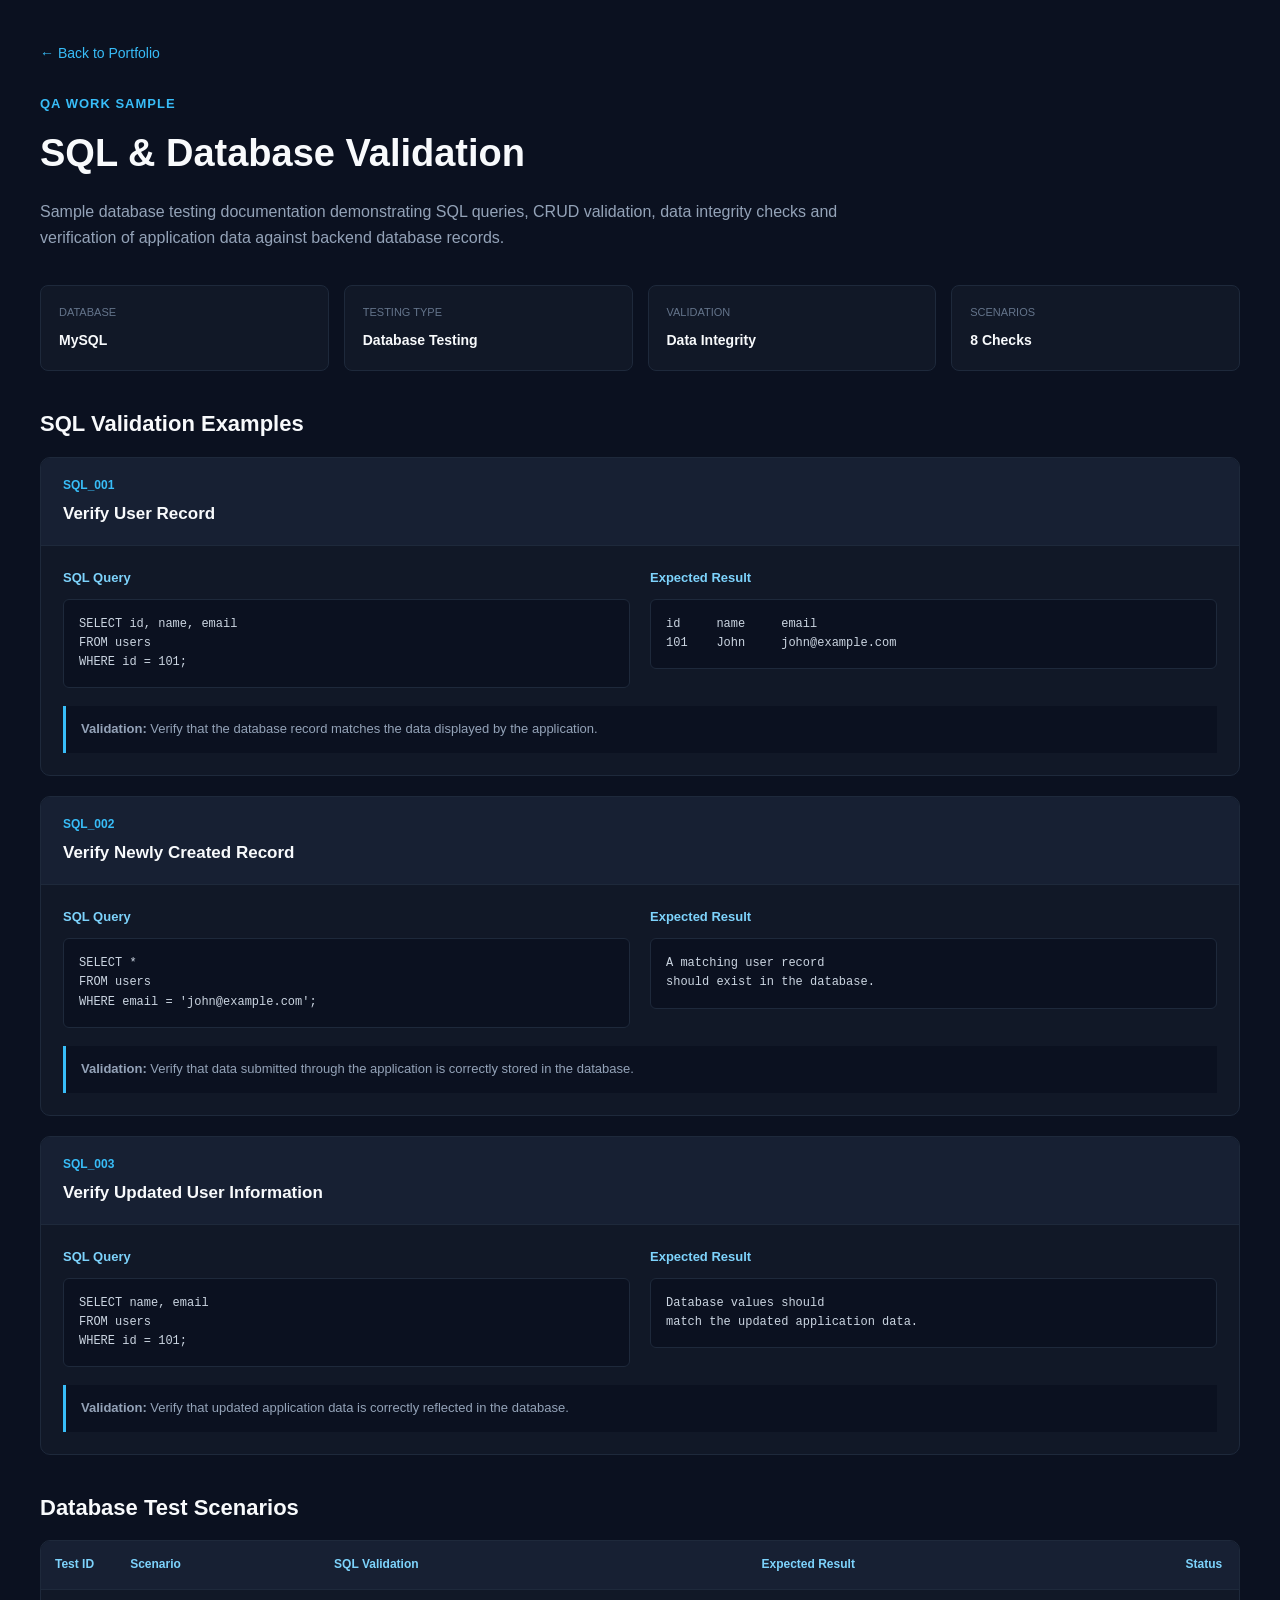
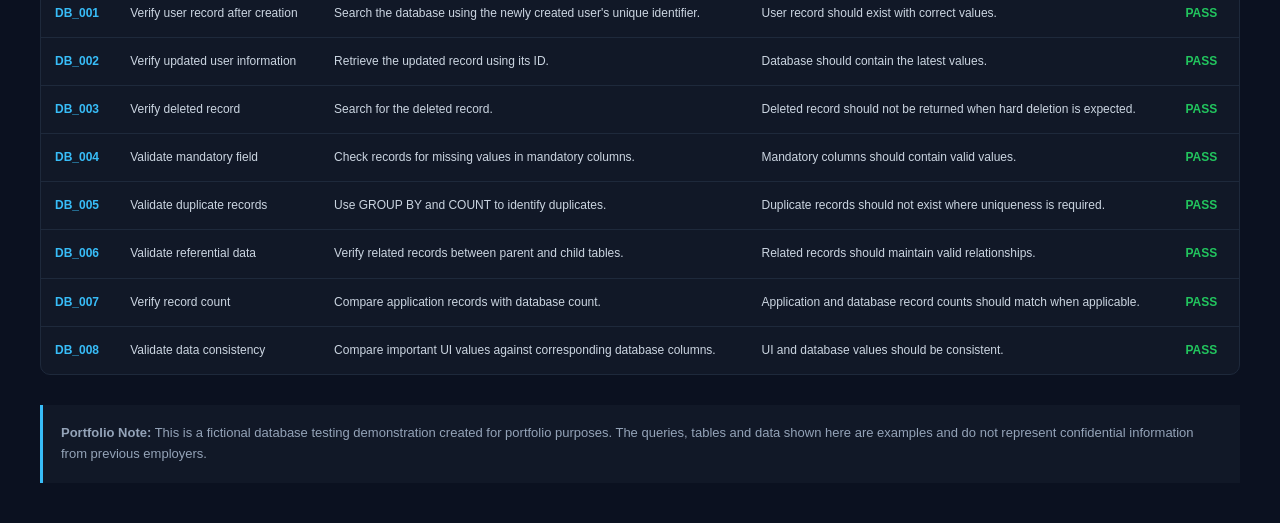
<file: sql-validation/database-validation.html>
<!DOCTYPE html>
<html lang="en">
<head>
    <meta charset="UTF-8">
    <meta name="viewport" content="width=device-width, initial-scale=1.0">

    <title>SQL Validation | Vamshi Krishna Dasari</title>

    <style>
        * {
            margin: 0;
            padding: 0;
            box-sizing: border-box;
        }

        body {
            font-family: Arial, sans-serif;
            background: #0b1120;
            color: #e5e7eb;
            line-height: 1.6;
            padding: 40px 20px;
        }

        .container {
            max-width: 1200px;
            margin: auto;
        }

        .back-link {
            display: inline-block;
            margin-bottom: 30px;
            color: #38bdf8;
            text-decoration: none;
            font-size: 14px;
        }

        .back-link:hover {
            color: #7dd3fc;
        }

        .header {
            margin-bottom: 35px;
        }

        .header-label {
            color: #38bdf8;
            font-size: 13px;
            font-weight: bold;
            letter-spacing: 1px;
            margin-bottom: 8px;
        }

        .header h1 {
            color: #f8fafc;
            font-size: 38px;
            margin-bottom: 15px;
        }

        .description {
            color: #94a3b8;
            max-width: 800px;
        }

        .info-container {
            display: grid;
            grid-template-columns: repeat(4, 1fr);
            gap: 15px;
            margin-bottom: 35px;
        }

        .info-box {
            background: #111827;
            border: 1px solid #1e293b;
            padding: 18px;
            border-radius: 8px;
        }

        .info-box span {
            display: block;
            color: #64748b;
            font-size: 11px;
            margin-bottom: 5px;
        }

        .info-box strong {
            color: #f8fafc;
            font-size: 14px;
        }

        .section-title {
            color: #f8fafc;
            font-size: 22px;
            margin: 35px 0 15px;
        }

        .sql-card {
            background: #111827;
            border: 1px solid #1e293b;
            border-radius: 10px;
            margin-bottom: 20px;
            overflow: hidden;
        }

        .sql-header {
            padding: 18px 22px;
            background: #172033;
            border-bottom: 1px solid #1e293b;
        }

        .sql-id {
            color: #38bdf8;
            font-size: 12px;
            font-weight: bold;
            margin-bottom: 5px;
        }

        .sql-header h3 {
            color: #f8fafc;
            font-size: 17px;
        }

        .sql-body {
            padding: 22px;
        }

        .sql-grid {
            display: grid;
            grid-template-columns: 1fr 1fr;
            gap: 20px;
        }

        .sql-block h4 {
            color: #7dd3fc;
            font-size: 13px;
            margin-bottom: 10px;
        }

        .code-box {
            background: #0b1120;
            border: 1px solid #1e293b;
            border-radius: 6px;
            padding: 15px;
            overflow-x: auto;
        }

        pre {
            color: #cbd5e1;
            font-size: 12px;
            white-space: pre-wrap;
        }

        .validation {
            margin-top: 18px;
            padding: 13px 15px;
            background: #0b1120;
            border-left: 3px solid #38bdf8;
            color: #94a3b8;
            font-size: 13px;
        }

        .test-table-container {
            overflow-x: auto;
            background: #111827;
            border: 1px solid #1e293b;
            border-radius: 10px;
        }

        table {
            width: 100%;
            border-collapse: collapse;
            min-width: 850px;
        }

        th {
            background: #172033;
            color: #7dd3fc;
            text-align: left;
            padding: 14px;
            font-size: 12px;
        }

        td {
            padding: 14px;
            border-top: 1px solid #1e293b;
            color: #cbd5e1;
            font-size: 12px;
            vertical-align: top;
        }

        .test-id {
            color: #38bdf8;
            font-weight: bold;
            white-space: nowrap;
        }

        .pass {
            color: #22c55e;
            font-weight: bold;
        }

        .note {
            margin-top: 30px;
            padding: 18px;
            background: #111827;
            border-left: 3px solid #38bdf8;
            color: #94a3b8;
            font-size: 13px;
        }

        @media (max-width: 800px) {
            .info-container {
                grid-template-columns: repeat(2, 1fr);
            }

            .sql-grid {
                grid-template-columns: 1fr;
            }
        }

        @media (max-width: 550px) {
            .info-container {
                grid-template-columns: 1fr;
            }

            .header h1 {
                font-size: 30px;
            }

            body {
                padding: 25px 15px;
            }
        }
    </style>
</head>

<body>

<div class="container">

    <a href="https://vamshikrishna-dasari.github.io/Vamshi-QA-Portfolio/" class="back-link">
    ← Back to Portfolio
</a>

    <div class="header">

        <div class="header-label">QA WORK SAMPLE</div>

        <h1>SQL & Database Validation</h1>

        <p class="description">
            Sample database testing documentation demonstrating SQL queries,
            CRUD validation, data integrity checks and verification of
            application data against backend database records.
        </p>

    </div>


    <div class="info-container">

        <div class="info-box">
            <span>DATABASE</span>
            <strong>MySQL</strong>
        </div>

        <div class="info-box">
            <span>TESTING TYPE</span>
            <strong>Database Testing</strong>
        </div>

        <div class="info-box">
            <span>VALIDATION</span>
            <strong>Data Integrity</strong>
        </div>

        <div class="info-box">
            <span>SCENARIOS</span>
            <strong>8 Checks</strong>
        </div>

    </div>


    <h2 class="section-title">SQL Validation Examples</h2>


    <!-- SQL 01 -->

    <div class="sql-card">

        <div class="sql-header">

            <div class="sql-id">SQL_001</div>

            <h3>Verify User Record</h3>

        </div>

        <div class="sql-body">

            <div class="sql-grid">

                <div class="sql-block">

                    <h4>SQL Query</h4>

                    <div class="code-box">

<pre>
SELECT id, name, email
FROM users
WHERE id = 101;
</pre>

                    </div>

                </div>

                <div class="sql-block">

                    <h4>Expected Result</h4>

                    <div class="code-box">

<pre>
id     name     email
101    John     john@example.com
</pre>

                    </div>

                </div>

            </div>

            <div class="validation">
                <strong>Validation:</strong>
                Verify that the database record matches the data displayed
                by the application.
            </div>

        </div>

    </div>


    <!-- SQL 02 -->

    <div class="sql-card">

        <div class="sql-header">

            <div class="sql-id">SQL_002</div>

            <h3>Verify Newly Created Record</h3>

        </div>

        <div class="sql-body">

            <div class="sql-grid">

                <div class="sql-block">

                    <h4>SQL Query</h4>

                    <div class="code-box">

<pre>
SELECT *
FROM users
WHERE email = 'john@example.com';
</pre>

                    </div>

                </div>

                <div class="sql-block">

                    <h4>Expected Result</h4>

                    <div class="code-box">

<pre>
A matching user record
should exist in the database.
</pre>

                    </div>

                </div>

            </div>

            <div class="validation">
                <strong>Validation:</strong>
                Verify that data submitted through the application is
                correctly stored in the database.
            </div>

        </div>

    </div>


    <!-- SQL 03 -->

    <div class="sql-card">

        <div class="sql-header">

            <div class="sql-id">SQL_003</div>

            <h3>Verify Updated User Information</h3>

        </div>

        <div class="sql-body">

            <div class="sql-grid">

                <div class="sql-block">

                    <h4>SQL Query</h4>

                    <div class="code-box">

<pre>
SELECT name, email
FROM users
WHERE id = 101;
</pre>

                    </div>

                </div>

                <div class="sql-block">

                    <h4>Expected Result</h4>

                    <div class="code-box">

<pre>
Database values should
match the updated application data.
</pre>

                    </div>

                </div>

            </div>

            <div class="validation">
                <strong>Validation:</strong>
                Verify that updated application data is correctly reflected
                in the database.
            </div>

        </div>

    </div>


    <h2 class="section-title">Database Test Scenarios</h2>


    <div class="test-table-container">

        <table>

            <thead>

                <tr>
                    <th>Test ID</th>
                    <th>Scenario</th>
                    <th>SQL Validation</th>
                    <th>Expected Result</th>
                    <th>Status</th>
                </tr>

            </thead>

            <tbody>

                <tr>

                    <td class="test-id">DB_001</td>

                    <td>Verify user record after creation</td>

                    <td>
                        Search the database using the newly created
                        user's unique identifier.
                    </td>

                    <td>
                        User record should exist with correct values.
                    </td>

                    <td class="pass">PASS</td>

                </tr>


                <tr>

                    <td class="test-id">DB_002</td>

                    <td>Verify updated user information</td>

                    <td>
                        Retrieve the updated record using its ID.
                    </td>

                    <td>
                        Database should contain the latest values.
                    </td>

                    <td class="pass">PASS</td>

                </tr>


                <tr>

                    <td class="test-id">DB_003</td>

                    <td>Verify deleted record</td>

                    <td>
                        Search for the deleted record.
                    </td>

                    <td>
                        Deleted record should not be returned when
                        hard deletion is expected.
                    </td>

                    <td class="pass">PASS</td>

                </tr>


                <tr>

                    <td class="test-id">DB_004</td>

                    <td>Validate mandatory field</td>

                    <td>
                        Check records for missing values in mandatory columns.
                    </td>

                    <td>
                        Mandatory columns should contain valid values.
                    </td>

                    <td class="pass">PASS</td>

                </tr>


                <tr>

                    <td class="test-id">DB_005</td>

                    <td>Validate duplicate records</td>

                    <td>
                        Use GROUP BY and COUNT to identify duplicates.
                    </td>

                    <td>
                        Duplicate records should not exist where uniqueness
                        is required.
                    </td>

                    <td class="pass">PASS</td>

                </tr>


                <tr>

                    <td class="test-id">DB_006</td>

                    <td>Validate referential data</td>

                    <td>
                        Verify related records between parent and child tables.
                    </td>

                    <td>
                        Related records should maintain valid relationships.
                    </td>

                    <td class="pass">PASS</td>

                </tr>


                <tr>

                    <td class="test-id">DB_007</td>

                    <td>Verify record count</td>

                    <td>
                        Compare application records with database count.
                    </td>

                    <td>
                        Application and database record counts should match
                        when applicable.
                    </td>

                    <td class="pass">PASS</td>

                </tr>


                <tr>

                    <td class="test-id">DB_008</td>

                    <td>Validate data consistency</td>

                    <td>
                        Compare important UI values against corresponding
                        database columns.
                    </td>

                    <td>
                        UI and database values should be consistent.
                    </td>

                    <td class="pass">PASS</td>

                </tr>

            </tbody>

        </table>

    </div>


    <div class="note">

        <strong>Portfolio Note:</strong>
        This is a fictional database testing demonstration created for
        portfolio purposes. The queries, tables and data shown here are
        examples and do not represent confidential information from
        previous employers.

    </div>

</div>

</body>
</html>
</file>
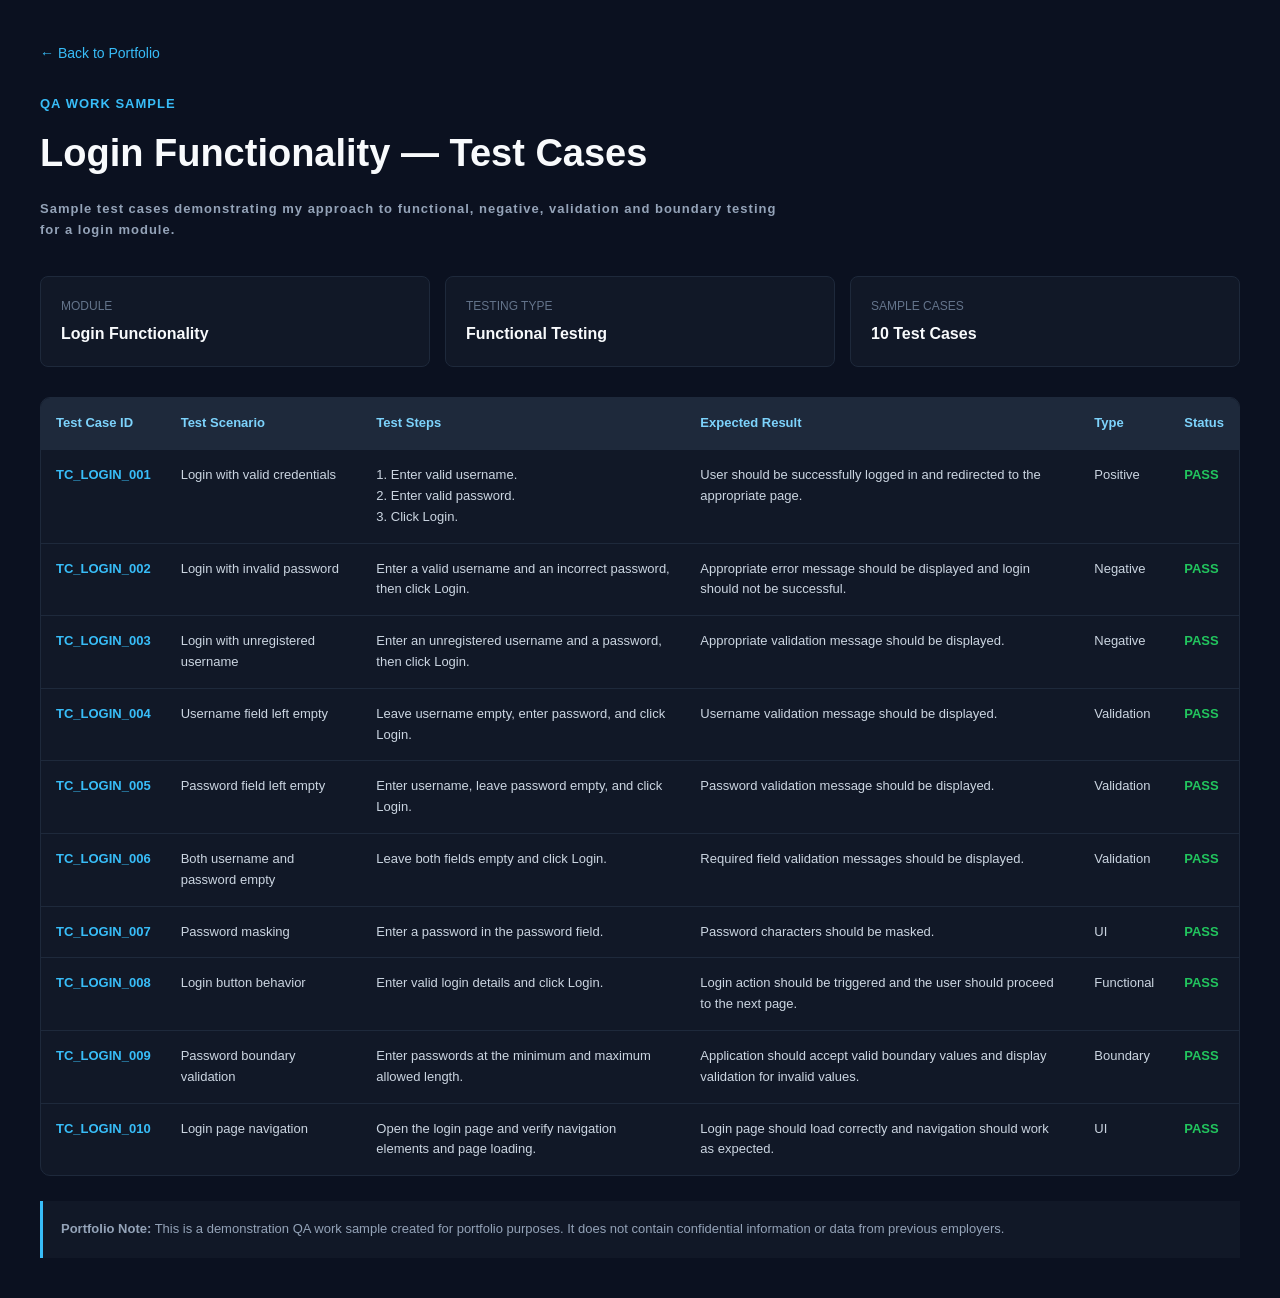
<file: test-cases/login-test-cases.html>
<!DOCTYPE html>
<html lang="en">
<head>
    <meta charset="UTF-8">
    <meta name="viewport" content="width=device-width, initial-scale=1.0">

    <title>Login Test Cases | Vamshi Krishna Dasari</title>

    <style>
        * {
            margin: 0;
            padding: 0;
            box-sizing: border-box;
        }

        body {
            font-family: Arial, sans-serif;
            background: #0b1120;
            color: #e5e7eb;
            line-height: 1.6;
            padding: 40px 20px;
        }

        .container {
            max-width: 1200px;
            margin: auto;
        }

        .back-link {
            display: inline-block;
            margin-bottom: 30px;
            color: #38bdf8;
            text-decoration: none;
            font-size: 14px;
        }

        .back-link:hover {
            color: #7dd3fc;
        }

        .header {
            margin-bottom: 35px;
        }

        .header p {
            color: #38bdf8;
            font-size: 13px;
            font-weight: bold;
            letter-spacing: 1px;
            margin-bottom: 8px;
        }

        .header h1 {
            color: #f8fafc;
            font-size: 38px;
            margin-bottom: 15px;
        }

        .header .description {
            color: #94a3b8;
            max-width: 750px;
        }

        .info-container {
            display: grid;
            grid-template-columns: repeat(3, 1fr);
            gap: 15px;
            margin-bottom: 30px;
        }

        .info-box {
            background: #111827;
            border: 1px solid #1e293b;
            padding: 20px;
            border-radius: 8px;
        }

        .info-box span {
            display: block;
            color: #64748b;
            font-size: 12px;
            margin-bottom: 5px;
        }

        .info-box strong {
            color: #f8fafc;
        }

        .table-container {
            overflow-x: auto;
            background: #111827;
            border: 1px solid #1e293b;
            border-radius: 10px;
        }

        table {
            width: 100%;
            border-collapse: collapse;
            min-width: 900px;
        }

        th {
            background: #1e293b;
            color: #7dd3fc;
            text-align: left;
            padding: 15px;
            font-size: 13px;
        }

        td {
            padding: 15px;
            border-top: 1px solid #1e293b;
            color: #cbd5e1;
            font-size: 13px;
            vertical-align: top;
        }

        tr:hover {
            background: #172033;
        }

        .test-id {
            color: #38bdf8;
            font-weight: bold;
            white-space: nowrap;
        }

        .status {
            color: #22c55e;
            font-weight: bold;
        }

        .note {
            margin-top: 25px;
            padding: 18px;
            background: #111827;
            border-left: 3px solid #38bdf8;
            color: #94a3b8;
            font-size: 13px;
        }

        @media (max-width: 700px) {
            .info-container {
                grid-template-columns: 1fr;
            }

            .header h1 {
                font-size: 30px;
            }

            body {
                padding: 25px 15px;
            }
        }
    </style>
</head>

<body>

<div class="container">

    <a href="https://vamshikrishna-dasari.github.io/Vamshi-QA-Portfolio/" class="back-link">
    ← Back to Portfolio
</a>

    <div class="header">
        <p>QA WORK SAMPLE</p>

        <h1>Login Functionality — Test Cases</h1>

        <p class="description">
            Sample test cases demonstrating my approach to functional,
            negative, validation and boundary testing for a login module.
        </p>
    </div>

    <div class="info-container">

        <div class="info-box">
            <span>MODULE</span>
            <strong>Login Functionality</strong>
        </div>

        <div class="info-box">
            <span>TESTING TYPE</span>
            <strong>Functional Testing</strong>
        </div>

        <div class="info-box">
            <span>SAMPLE CASES</span>
            <strong>10 Test Cases</strong>
        </div>

    </div>

    <div class="table-container">

        <table>

            <thead>
                <tr>
                    <th>Test Case ID</th>
                    <th>Test Scenario</th>
                    <th>Test Steps</th>
                    <th>Expected Result</th>
                    <th>Type</th>
                    <th>Status</th>
                </tr>
            </thead>

            <tbody>

                <tr>
                    <td class="test-id">TC_LOGIN_001</td>

                    <td>Login with valid credentials</td>

                    <td>
                        1. Enter valid username.<br>
                        2. Enter valid password.<br>
                        3. Click Login.
                    </td>

                    <td>
                        User should be successfully logged in
                        and redirected to the appropriate page.
                    </td>

                    <td>Positive</td>

                    <td class="status">PASS</td>
                </tr>

                <tr>
                    <td class="test-id">TC_LOGIN_002</td>

                    <td>Login with invalid password</td>

                    <td>
                        Enter a valid username and an incorrect password,
                        then click Login.
                    </td>

                    <td>
                        Appropriate error message should be displayed
                        and login should not be successful.
                    </td>

                    <td>Negative</td>

                    <td class="status">PASS</td>
                </tr>

                <tr>
                    <td class="test-id">TC_LOGIN_003</td>

                    <td>Login with unregistered username</td>

                    <td>
                        Enter an unregistered username and a password,
                        then click Login.
                    </td>

                    <td>
                        Appropriate validation message should be displayed.
                    </td>

                    <td>Negative</td>

                    <td class="status">PASS</td>
                </tr>

                <tr>
                    <td class="test-id">TC_LOGIN_004</td>

                    <td>Username field left empty</td>

                    <td>
                        Leave username empty, enter password,
                        and click Login.
                    </td>

                    <td>
                        Username validation message should be displayed.
                    </td>

                    <td>Validation</td>

                    <td class="status">PASS</td>
                </tr>

                <tr>
                    <td class="test-id">TC_LOGIN_005</td>

                    <td>Password field left empty</td>

                    <td>
                        Enter username, leave password empty,
                        and click Login.
                    </td>

                    <td>
                        Password validation message should be displayed.
                    </td>

                    <td>Validation</td>

                    <td class="status">PASS</td>
                </tr>

                <tr>
                    <td class="test-id">TC_LOGIN_006</td>

                    <td>Both username and password empty</td>

                    <td>
                        Leave both fields empty and click Login.
                    </td>

                    <td>
                        Required field validation messages should be displayed.
                    </td>

                    <td>Validation</td>

                    <td class="status">PASS</td>
                </tr>

                <tr>
                    <td class="test-id">TC_LOGIN_007</td>

                    <td>Password masking</td>

                    <td>
                        Enter a password in the password field.
                    </td>

                    <td>
                        Password characters should be masked.
                    </td>

                    <td>UI</td>

                    <td class="status">PASS</td>
                </tr>

                <tr>
                    <td class="test-id">TC_LOGIN_008</td>

                    <td>Login button behavior</td>

                    <td>
                        Enter valid login details and click Login.
                    </td>

                    <td>
                        Login action should be triggered and
                        the user should proceed to the next page.
                    </td>

                    <td>Functional</td>

                    <td class="status">PASS</td>
                </tr>

                <tr>
                    <td class="test-id">TC_LOGIN_009</td>

                    <td>Password boundary validation</td>

                    <td>
                        Enter passwords at the minimum and maximum
                        allowed length.
                    </td>

                    <td>
                        Application should accept valid boundary values
                        and display validation for invalid values.
                    </td>

                    <td>Boundary</td>

                    <td class="status">PASS</td>
                </tr>

                <tr>
                    <td class="test-id">TC_LOGIN_010</td>

                    <td>Login page navigation</td>

                    <td>
                        Open the login page and verify navigation
                        elements and page loading.
                    </td>

                    <td>
                        Login page should load correctly and
                        navigation should work as expected.
                    </td>

                    <td>UI</td>

                    <td class="status">PASS</td>
                </tr>

            </tbody>

        </table>

    </div>

    <div class="note">
        <strong>Portfolio Note:</strong>
        This is a demonstration QA work sample created for portfolio purposes.
        It does not contain confidential information or data from previous employers.
    </div>

</div>

</body>
</html>
</file>
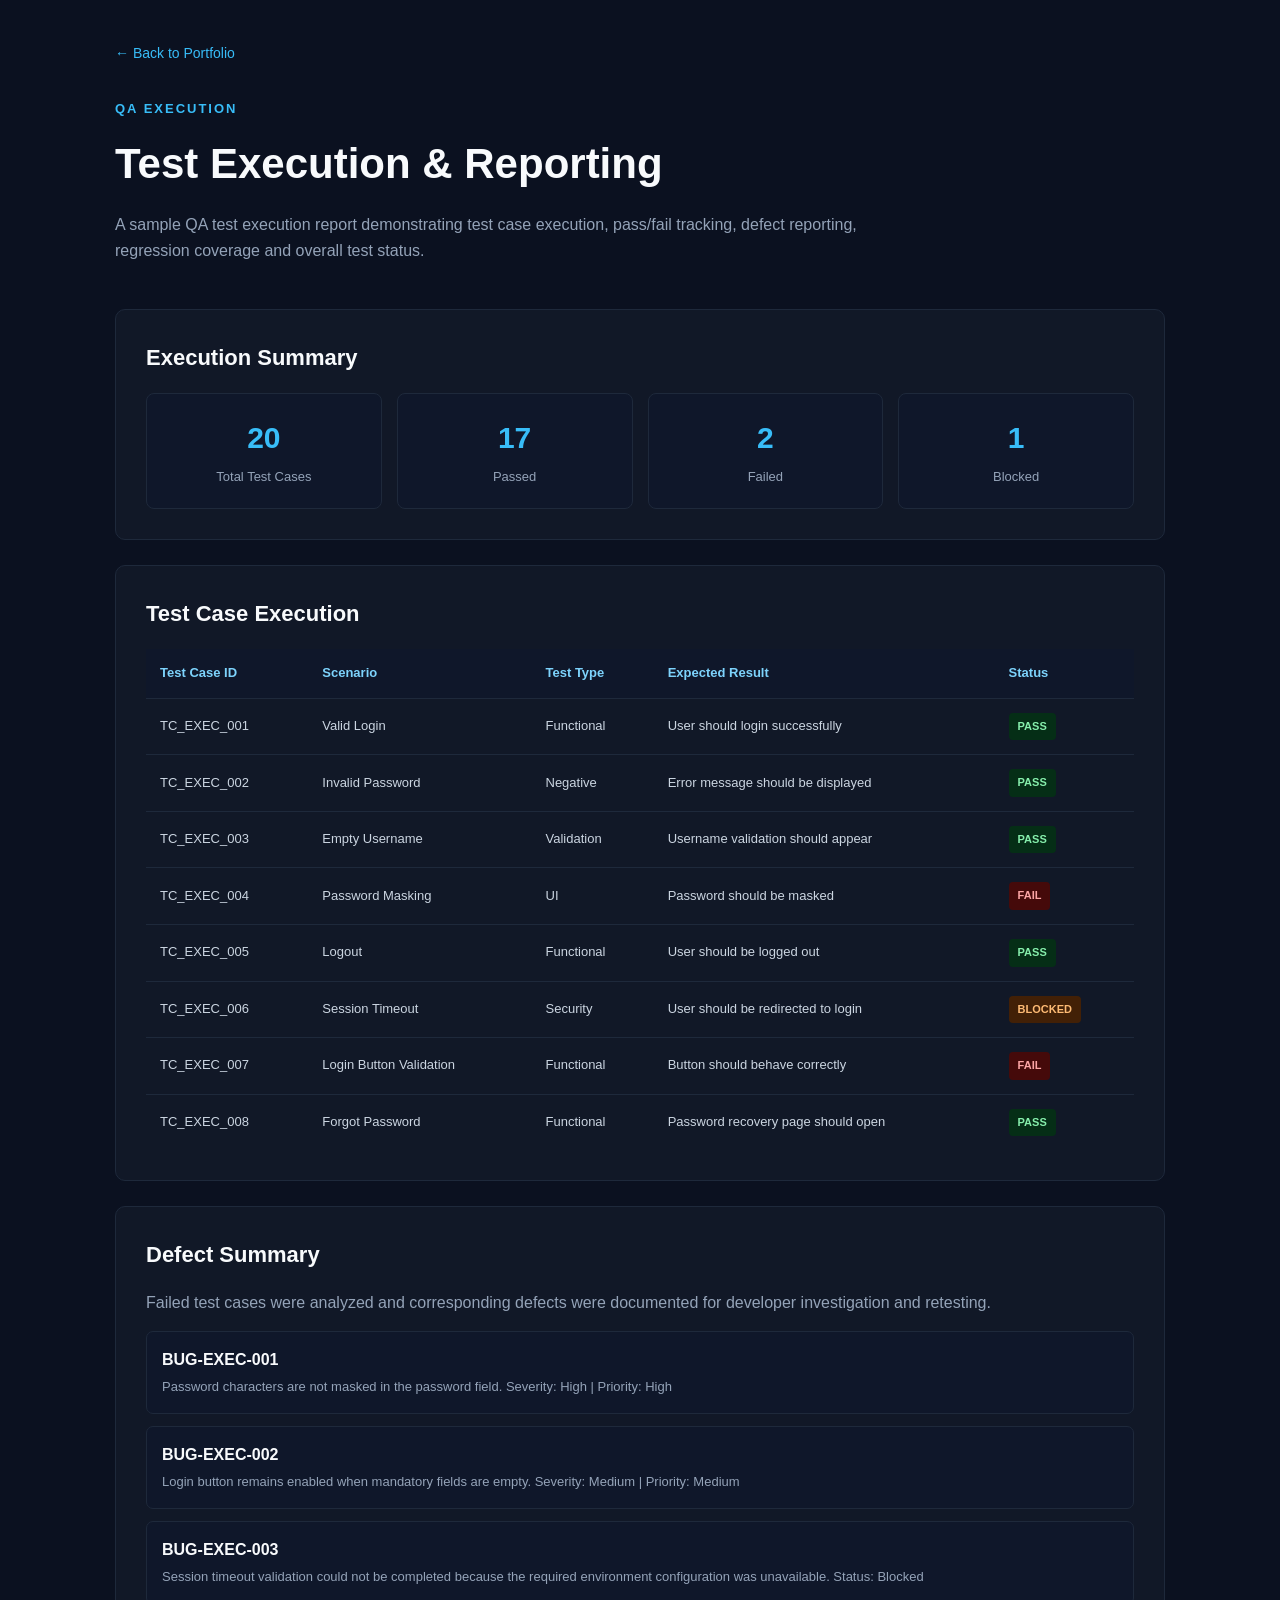
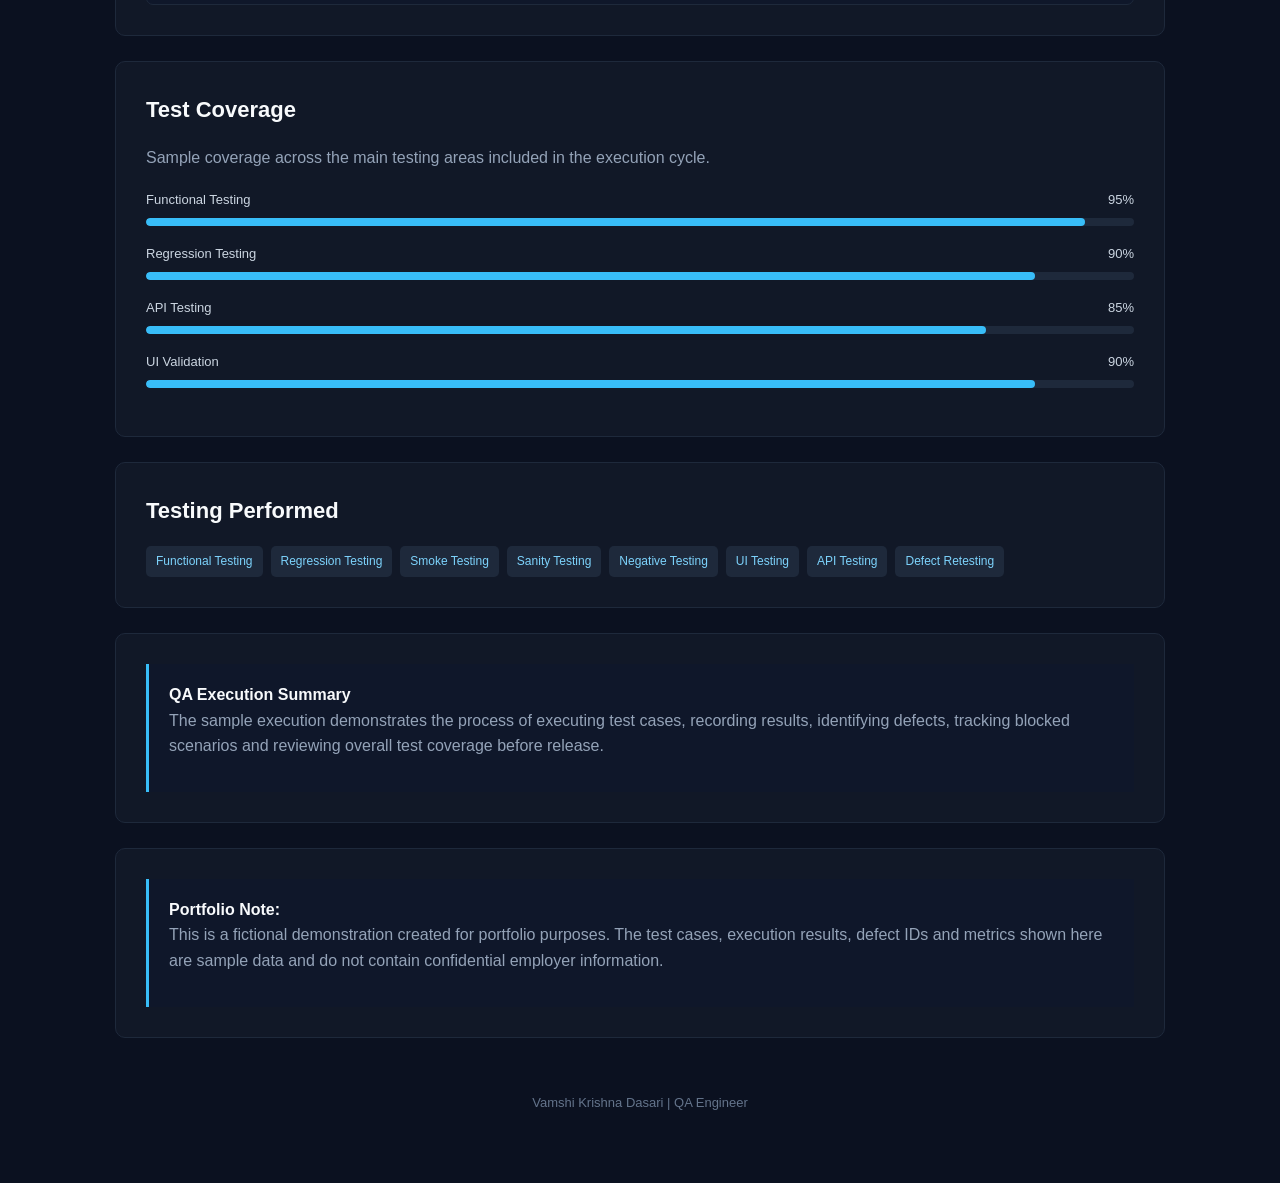
<file: test-execution/test-execution-report.html>
<!DOCTYPE html>
<html lang="en">
<head>
    <meta charset="UTF-8">
    <meta name="viewport" content="width=device-width, initial-scale=1.0">

    <title>Test Execution Report | Vamshi Krishna Dasari</title>

    <style>
        * {
            margin: 0;
            padding: 0;
            box-sizing: border-box;
        }

        body {
            font-family: Arial, sans-serif;
            background: #0b1120;
            color: #e5e7eb;
            line-height: 1.6;
        }

        .container {
            max-width: 1100px;
            margin: auto;
            padding: 40px 25px;
        }

        .back-link {
            display: inline-block;
            margin-bottom: 35px;
            color: #38bdf8;
            text-decoration: none;
            font-size: 14px;
        }

        .back-link:hover {
            color: #7dd3fc;
        }

        .header {
            margin-bottom: 45px;
        }

        .label {
            color: #38bdf8;
            font-size: 13px;
            font-weight: bold;
            letter-spacing: 2px;
            margin-bottom: 10px;
        }

        h1 {
            font-size: 42px;
            color: #f8fafc;
            margin-bottom: 15px;
        }

        .intro {
            max-width: 760px;
            color: #94a3b8;
            font-size: 16px;
        }

        .card {
            background: #111827;
            border: 1px solid #1e293b;
            border-radius: 10px;
            padding: 30px;
            margin-bottom: 25px;
        }

        .card h2 {
            color: #f8fafc;
            font-size: 22px;
            margin-bottom: 18px;
        }

        .card p {
            color: #94a3b8;
            margin-bottom: 15px;
        }

        .summary-grid {
            display: grid;
            grid-template-columns: repeat(4, 1fr);
            gap: 15px;
        }

        .summary-box {
            background: #0f172a;
            border: 1px solid #1e293b;
            border-radius: 8px;
            padding: 20px;
            text-align: center;
        }

        .summary-number {
            font-size: 30px;
            font-weight: bold;
            color: #38bdf8;
        }

        .summary-label {
            color: #94a3b8;
            font-size: 13px;
            margin-top: 5px;
        }

        .table-wrapper {
            overflow-x: auto;
        }

        table {
            width: 100%;
            border-collapse: collapse;
            min-width: 700px;
        }

        th {
            background: #0f172a;
            color: #7dd3fc;
            text-align: left;
            padding: 14px;
            font-size: 13px;
            border-bottom: 1px solid #1e293b;
        }

        td {
            padding: 14px;
            color: #cbd5e1;
            font-size: 13px;
            border-bottom: 1px solid #1e293b;
        }

        tr:last-child td {
            border-bottom: none;
        }

        .status {
            display: inline-block;
            padding: 5px 9px;
            border-radius: 4px;
            font-size: 11px;
            font-weight: bold;
        }

        .passed {
            background: #052e16;
            color: #86efac;
        }

        .failed {
            background: #450a0a;
            color: #fca5a5;
        }

        .blocked {
            background: #422006;
            color: #fdba74;
        }

        .defect-list {
            display: grid;
            gap: 12px;
        }

        .defect {
            background: #0f172a;
            border: 1px solid #1e293b;
            border-radius: 7px;
            padding: 15px;
        }

        .defect strong {
            color: #f8fafc;
        }

        .defect span {
            color: #94a3b8;
            font-size: 13px;
        }

        .coverage {
            margin-top: 20px;
        }

        .coverage-row {
            margin-bottom: 18px;
        }

        .coverage-info {
            display: flex;
            justify-content: space-between;
            margin-bottom: 7px;
            color: #cbd5e1;
            font-size: 13px;
        }

        .progress {
            height: 8px;
            background: #1e293b;
            border-radius: 10px;
            overflow: hidden;
        }

        .progress-bar {
            height: 100%;
            background: #38bdf8;
            border-radius: 10px;
        }

        .signoff {
            border-left: 3px solid #38bdf8;
            padding: 18px 20px;
            background: #0f172a;
            color: #94a3b8;
        }

        .signoff strong {
            color: #f8fafc;
        }

        .tags {
            display: flex;
            flex-wrap: wrap;
            gap: 8px;
            margin-top: 15px;
        }

        .tags span {
            background: #1e293b;
            color: #7dd3fc;
            padding: 6px 10px;
            border-radius: 5px;
            font-size: 12px;
        }

        footer {
            text-align: center;
            color: #64748b;
            font-size: 13px;
            padding: 30px 0;
        }

        @media (max-width: 800px) {
            .summary-grid {
                grid-template-columns: repeat(2, 1fr);
            }

            h1 {
                font-size: 34px;
            }
        }

        @media (max-width: 500px) {
            .summary-grid {
                grid-template-columns: 1fr;
            }
        }
    </style>
</head>

<body>

<div class="container">

    <a href="../index.html" class="back-link">
        ← Back to Portfolio
    </a>

    <div class="header">
        <div class="label">QA EXECUTION</div>

        <h1>Test Execution & Reporting</h1>

        <p class="intro">
            A sample QA test execution report demonstrating test case
            execution, pass/fail tracking, defect reporting, regression
            coverage and overall test status.
        </p>
    </div>


    <!-- EXECUTION SUMMARY -->

    <div class="card">

        <h2>Execution Summary</h2>

        <div class="summary-grid">

            <div class="summary-box">
                <div class="summary-number">20</div>
                <div class="summary-label">Total Test Cases</div>
            </div>

            <div class="summary-box">
                <div class="summary-number">17</div>
                <div class="summary-label">Passed</div>
            </div>

            <div class="summary-box">
                <div class="summary-number">2</div>
                <div class="summary-label">Failed</div>
            </div>

            <div class="summary-box">
                <div class="summary-number">1</div>
                <div class="summary-label">Blocked</div>
            </div>

        </div>

    </div>


    <!-- TEST EXECUTION -->

    <div class="card">

        <h2>Test Case Execution</h2>

        <div class="table-wrapper">

            <table>

                <thead>
                    <tr>
                        <th>Test Case ID</th>
                        <th>Scenario</th>
                        <th>Test Type</th>
                        <th>Expected Result</th>
                        <th>Status</th>
                    </tr>
                </thead>

                <tbody>

                    <tr>
                        <td>TC_EXEC_001</td>
                        <td>Valid Login</td>
                        <td>Functional</td>
                        <td>User should login successfully</td>
                        <td>
                            <span class="status passed">PASS</span>
                        </td>
                    </tr>

                    <tr>
                        <td>TC_EXEC_002</td>
                        <td>Invalid Password</td>
                        <td>Negative</td>
                        <td>Error message should be displayed</td>
                        <td>
                            <span class="status passed">PASS</span>
                        </td>
                    </tr>

                    <tr>
                        <td>TC_EXEC_003</td>
                        <td>Empty Username</td>
                        <td>Validation</td>
                        <td>Username validation should appear</td>
                        <td>
                            <span class="status passed">PASS</span>
                        </td>
                    </tr>

                    <tr>
                        <td>TC_EXEC_004</td>
                        <td>Password Masking</td>
                        <td>UI</td>
                        <td>Password should be masked</td>
                        <td>
                            <span class="status failed">FAIL</span>
                        </td>
                    </tr>

                    <tr>
                        <td>TC_EXEC_005</td>
                        <td>Logout</td>
                        <td>Functional</td>
                        <td>User should be logged out</td>
                        <td>
                            <span class="status passed">PASS</span>
                        </td>
                    </tr>

                    <tr>
                        <td>TC_EXEC_006</td>
                        <td>Session Timeout</td>
                        <td>Security</td>
                        <td>User should be redirected to login</td>
                        <td>
                            <span class="status blocked">BLOCKED</span>
                        </td>
                    </tr>

                    <tr>
                        <td>TC_EXEC_007</td>
                        <td>Login Button Validation</td>
                        <td>Functional</td>
                        <td>Button should behave correctly</td>
                        <td>
                            <span class="status failed">FAIL</span>
                        </td>
                    </tr>

                    <tr>
                        <td>TC_EXEC_008</td>
                        <td>Forgot Password</td>
                        <td>Functional</td>
                        <td>Password recovery page should open</td>
                        <td>
                            <span class="status passed">PASS</span>
                        </td>
                    </tr>

                </tbody>

            </table>

        </div>

    </div>


    <!-- DEFECT SUMMARY -->

    <div class="card">

        <h2>Defect Summary</h2>

        <p>
            Failed test cases were analyzed and corresponding defects
            were documented for developer investigation and retesting.
        </p>

        <div class="defect-list">

            <div class="defect">
                <strong>BUG-EXEC-001</strong><br>
                <span>
                    Password characters are not masked in the password field.
                    Severity: High | Priority: High
                </span>
            </div>

            <div class="defect">
                <strong>BUG-EXEC-002</strong><br>
                <span>
                    Login button remains enabled when mandatory fields are empty.
                    Severity: Medium | Priority: Medium
                </span>
            </div>

            <div class="defect">
                <strong>BUG-EXEC-003</strong><br>
                <span>
                    Session timeout validation could not be completed because
                    the required environment configuration was unavailable.
                    Status: Blocked
                </span>
            </div>

        </div>

    </div>


    <!-- TEST COVERAGE -->

    <div class="card">

        <h2>Test Coverage</h2>

        <p>
            Sample coverage across the main testing areas included in
            the execution cycle.
        </p>

        <div class="coverage">

            <div class="coverage-row">

                <div class="coverage-info">
                    <span>Functional Testing</span>
                    <span>95%</span>
                </div>

                <div class="progress">
                    <div class="progress-bar" style="width: 95%;"></div>
                </div>

            </div>


            <div class="coverage-row">

                <div class="coverage-info">
                    <span>Regression Testing</span>
                    <span>90%</span>
                </div>

                <div class="progress">
                    <div class="progress-bar" style="width: 90%;"></div>
                </div>

            </div>


            <div class="coverage-row">

                <div class="coverage-info">
                    <span>API Testing</span>
                    <span>85%</span>
                </div>

                <div class="progress">
                    <div class="progress-bar" style="width: 85%;"></div>
                </div>

            </div>


            <div class="coverage-row">

                <div class="coverage-info">
                    <span>UI Validation</span>
                    <span>90%</span>
                </div>

                <div class="progress">
                    <div class="progress-bar" style="width: 90%;"></div>
                </div>

            </div>

        </div>

    </div>


    <!-- TEST TYPES -->

    <div class="card">

        <h2>Testing Performed</h2>

        <div class="tags">
            <span>Functional Testing</span>
            <span>Regression Testing</span>
            <span>Smoke Testing</span>
            <span>Sanity Testing</span>
            <span>Negative Testing</span>
            <span>UI Testing</span>
            <span>API Testing</span>
            <span>Defect Retesting</span>
        </div>

    </div>


    <!-- SIGN OFF -->

    <div class="card">

        <div class="signoff">

            <strong>QA Execution Summary</strong>

            <p>
                The sample execution demonstrates the process of
                executing test cases, recording results, identifying
                defects, tracking blocked scenarios and reviewing
                overall test coverage before release.
            </p>

        </div>

    </div>


    <!-- NOTE -->

    <div class="card">

        <div class="signoff">

            <strong>Portfolio Note:</strong>

            <p>
                This is a fictional demonstration created for portfolio
                purposes. The test cases, execution results, defect IDs
                and metrics shown here are sample data and do not contain
                confidential employer information.
            </p>

        </div>

    </div>


    <footer>
        Vamshi Krishna Dasari | QA Engineer
    </footer>

</div>

</body>
</html>
</file>
<file: style.css>
/* =========================================
   GLOBAL STYLES
========================================= */

* {
    margin: 0;
    padding: 0;
    box-sizing: border-box;
}

html {
    scroll-behavior: smooth;
}

body {
    font-family: Arial, Helvetica, sans-serif;
    background: #0b1120;
    color: #e5e7eb;
    line-height: 1.6;
}

a {
    text-decoration: none;
    color: inherit;
}

ul {
    list-style: none;
}

section {
    scroll-margin-top: 80px;
}


/* =========================================
   NAVIGATION
========================================= */

header {
    position: sticky;
    top: 0;
    z-index: 1000;
    background: #0b1120;
    border-bottom: 1px solid #1e293b;
}

.navbar {
    max-width: 1150px;
    margin: auto;
    min-height: 70px;

    display: flex;
    align-items: center;
    justify-content: space-between;

    padding: 0 25px;
}

.logo {
    font-size: 22px;
    font-weight: 700;
    color: #38bdf8;
}

.nav-links {
    display: flex;
    gap: 25px;
}

.nav-links a {
    color: #cbd5e1;
    font-size: 14px;
    transition: 0.3s;
}

.nav-links a:hover {
    color: #38bdf8;
}


/* =========================================
   HERO SECTION
========================================= */

.hero {
    min-height: 90vh;
    max-width: 1150px;
    margin: auto;

    display: flex;
    align-items: center;

    padding: 80px 25px;
}

.hero-content {
    max-width: 750px;
}

.hero-intro {
    color: #38bdf8;
    font-size: 18px;
    margin-bottom: 10px;
}

.hero h1 {
    font-size: clamp(42px, 7vw, 72px);
    line-height: 1.1;
    color: #f8fafc;
    margin-bottom: 15px;
}

.hero h2 {
    font-size: 30px;
    color: #94a3b8;
    margin-bottom: 20px;
}

.hero-description {
    font-size: 20px;
    font-weight: 600;
    color: #38bdf8;
    margin-bottom: 20px;
}

.hero-text {
    max-width: 650px;
    color: #94a3b8;
    font-size: 17px;
}

.hero-buttons {
    display: flex;
    gap: 15px;
    margin-top: 30px;
    flex-wrap: wrap;
}

.btn {
    padding: 12px 22px;
    border-radius: 6px;
    font-weight: 600;
    transition: 0.3s;
}

.primary-btn {
    background: #38bdf8;
    color: #0b1120;
}

.primary-btn:hover {
    background: #7dd3fc;
    transform: translateY(-2px);
}

.secondary-btn {
    border: 1px solid #38bdf8;
    color: #38bdf8;
}

.secondary-btn:hover {
    background: #38bdf8;
    color: #0b1120;
}


/* =========================================
   GENERAL SECTIONS
========================================= */

.section {
    max-width: 1150px;
    margin: auto;
    padding: 100px 25px;
}

.section-heading {
    margin-bottom: 45px;
}

.section-heading p {
    color: #38bdf8;
    font-size: 13px;
    font-weight: 700;
    letter-spacing: 2px;
    margin-bottom: 8px;
}

.section-heading h2 {
    font-size: 36px;
    color: #f8fafc;
}


/* =========================================
   ABOUT
========================================= */

.about-content {
    max-width: 850px;
}

.about-content p {
    color: #94a3b8;
    font-size: 17px;
    margin-bottom: 20px;
}


/* =========================================
   SKILLS
========================================= */

.skills-container {
    display: grid;
    grid-template-columns: repeat(3, 1fr);
    gap: 20px;
}

.skill-card {
    background: #111827;
    border: 1px solid #1e293b;
    padding: 28px;
    border-radius: 10px;

    transition: 0.3s;
}

.skill-card:hover {
    transform: translateY(-5px);
    border-color: #38bdf8;
}

.skill-card h3 {
    color: #f8fafc;
    margin-bottom: 10px;
    font-size: 19px;
}

.skill-card p {
    color: #94a3b8;
    font-size: 14px;
}


/* =========================================
   PROJECTS
========================================= */

.projects-container {
    display: grid;
    grid-template-columns: repeat(2, 1fr);
    gap: 25px;
}

.project-card {
    background: #111827;
    border: 1px solid #1e293b;
    border-radius: 10px;

    transition: 0.3s;
}

.project-card:hover {
    transform: translateY(-5px);
    border-color: #38bdf8;
}

.project-content {
    padding: 30px;
}

.project-type {
    color: #38bdf8;
    font-size: 13px;
    font-weight: 600;
    margin-bottom: 10px;
}

.project-content h3 {
    color: #f8fafc;
    font-size: 23px;
    margin-bottom: 15px;
}

.project-content p {
    color: #94a3b8;
    margin-bottom: 15px;
    font-size: 15px;
}

.project-tech {
    display: flex;
    gap: 8px;
    flex-wrap: wrap;
    margin-top: 20px;
}

.project-tech span {
    background: #1e293b;
    color: #7dd3fc;

    padding: 5px 10px;
    border-radius: 4px;

    font-size: 12px;
}


/* =========================================
   EXPERIENCE
========================================= */

.experience-card {
    background: #111827;
    border: 1px solid #1e293b;
    border-left: 3px solid #38bdf8;

    padding: 35px;
    border-radius: 8px;
}

.experience-header {
    display: flex;
    justify-content: space-between;
    gap: 20px;
    margin-bottom: 10px;
}

.experience-header h3 {
    color: #f8fafc;
    font-size: 24px;
}

.experience-header h4 {
    color: #38bdf8;
    font-size: 17px;
    font-weight: 500;
}

.experience-header span {
    color: #94a3b8;
    white-space: nowrap;
}

.experience-domain {
    color: #94a3b8;
    margin-bottom: 25px;
}

.experience-card ul {
    list-style: disc;
    padding-left: 20px;
}

.experience-card li {
    color: #94a3b8;
    margin-bottom: 12px;
}


/* =========================================
   QA WORK SAMPLES
========================================= */

.section-intro {
    max-width: 750px;

    color: #94a3b8;

    font-size: 16px;

    margin-top: -20px;
    margin-bottom: 40px;
}

.samples-container {
    display: grid;

    grid-template-columns: repeat(3, 1fr);

    gap: 20px;
}

.sample-card {
    position: relative;

    background: #111827;

    border: 1px solid #1e293b;

    padding: 30px;

    border-radius: 10px;

    transition: 0.3s;
}

.sample-card:hover {
    transform: translateY(-6px);

    border-color: #38bdf8;

    box-shadow:
        0 15px 30px rgba(0, 0, 0, 0.2);
}

.sample-number {
    color: #38bdf8;

    font-size: 13px;

    font-weight: 700;

    letter-spacing: 1px;

    margin-bottom: 15px;
}

.sample-card h3 {
    color: #f8fafc;

    font-size: 21px;

    margin-bottom: 12px;
}

.sample-card p {
    color: #94a3b8;

    font-size: 14px;

    margin-bottom: 20px;
}

.sample-tags {
    display: flex;

    flex-wrap: wrap;

    gap: 7px;

    margin-bottom: 22px;
}

.sample-tags span {
    background: #1e293b;

    color: #7dd3fc;

    padding: 5px 9px;

    border-radius: 4px;

    font-size: 11px;
}

.sample-link {
    color: #38bdf8;

    font-size: 13px;

    font-weight: 600;
}

.sample-link:hover {
    color: #7dd3fc;
}

/* =========================================
   EDUCATION
========================================= */

.education-card {
    background: #111827;
    border: 1px solid #1e293b;

    padding: 30px;
    border-radius: 10px;
}

.education-card h3 {
    color: #f8fafc;
    margin-bottom: 10px;
}

.education-card p {
    color: #94a3b8;
    margin-bottom: 5px;
}


/* =========================================
   CONTACT
========================================= */

.contact-section {
    text-align: center;
}

.contact-section > p {
    max-width: 600px;
    margin: 0 auto 30px;
    color: #94a3b8;
}

.contact-links {
    display: flex;
    justify-content: center;
    gap: 15px;
    flex-wrap: wrap;
}

.contact-links a {
    border: 1px solid #334155;
    padding: 10px 22px;
    border-radius: 6px;

    color: #38bdf8;

    transition: 0.3s;
}

.contact-links a:hover {
    background: #38bdf8;
    color: #0b1120;
}


/* =========================================
   FOOTER
========================================= */

footer {
    border-top: 1px solid #1e293b;

    text-align: center;
    padding: 30px 20px;

    color: #64748b;
    font-size: 13px;
}


/* =========================================
   RESPONSIVE DESIGN
========================================= */

@media (max-width: 900px) {

    .skills-container {
        grid-template-columns: repeat(2, 1fr);
    }

    .samples-container {
        grid-template-columns: repeat(2, 1fr);
    }

    .projects-container {
        grid-template-columns: 1fr;
    }

}


@media (max-width: 700px) {
    .hero {
    grid-template-columns: 1fr;
    gap: 50px;
}

    .navbar {
        flex-direction: column;
        padding: 18px 15px;
        gap: 15px;
    }

    .nav-links {
        gap: 12px;
        flex-wrap: wrap;
        justify-content: center;
    }

    .hero {
    min-height: 90vh;
    max-width: 1200px;
    margin: auto;

    display: grid;
    grid-template-columns: 1.2fr 0.8fr;
    align-items: center;
    gap: 70px;

    padding: 80px 25px;
}
/* =========================================
   QA HERO VISUAL
========================================= */

.qa-visual {
    display: flex;
    justify-content: center;
    align-items: center;
}

.qa-window {
    width: 100%;
    max-width: 420px;

    background: #111827;
    border: 1px solid #334155;

    border-radius: 12px;

    overflow: hidden;

    box-shadow:
        0 20px 50px rgba(0, 0, 0, 0.35);

    animation: floatQA 4s ease-in-out infinite;
}

.qa-window-header {
    height: 48px;

    display: flex;
    align-items: center;
    justify-content: space-between;

    padding: 0 18px;

    background: #172033;
    border-bottom: 1px solid #263449;
}

.window-dots {
    display: flex;
    gap: 6px;
}

.window-dots span {
    width: 9px;
    height: 9px;

    border-radius: 50%;

    background: #64748b;
}

.window-title {
    font-size: 11px;
    color: #64748b;
    letter-spacing: 1px;
}

.qa-content {
    padding: 25px 22px;
}

.qa-line {
    display: flex;
    align-items: center;

    gap: 12px;

    padding: 11px 0;

    color: #cbd5e1;

    font-size: 14px;

    border-bottom: 1px solid #1e293b;
}

.qa-icon {
    display: flex;
    align-items: center;
    justify-content: center;

    width: 23px;
    height: 23px;

    border-radius: 50%;

    background: #164e63;

    color: #67e8f9;

    font-size: 12px;
    font-weight: bold;
}

.qa-status {
    display: flex;
    align-items: center;

    gap: 10px;

    margin-top: 25px;

    padding: 12px;

    border-radius: 6px;

    background: #0f2f2a;

    color: #5eead4;

    font-size: 11px;
    font-weight: 600;
}

.status-dot {
    width: 8px;
    height: 8px;

    border-radius: 50%;

    background: #2dd4bf;

    animation: pulseStatus 1.8s infinite;
}


/* =========================================
   HERO ANIMATIONS
========================================= */

@keyframes floatQA {

    0% {
        transform: translateY(0);
    }

    50% {
        transform: translateY(-10px);
    }

    100% {
        transform: translateY(0);
    }

}


@keyframes pulseStatus {

    0% {
        opacity: 1;
        transform: scale(1);
    }

    50% {
        opacity: 0.5;
        transform: scale(1.25);
    }

    100% {
        opacity: 1;
        transform: scale(1);
    }

}
    .hero h1 {
        font-size: 42px;
    }

    .hero h2 {
        font-size: 25px;
    }

    .section {
        padding: 70px 20px;
    }

    .section-heading h2 {
        font-size: 30px;
    }

    .skills-container,
    .samples-container {
        grid-template-columns: 1fr;
    }

    .experience-header {
        flex-direction: column;
    }

    .experience-header span {
        white-space: normal;
    }

}


@media (max-width: 450px) {

    .nav-links {
        font-size: 12px;
    }

    .hero h1 {
        font-size: 36px;
    }

    .hero-description {
        font-size: 17px;
    }

    .hero-text {
        font-size: 15px;
    }
.nav-links a.active {
    color: #38bdf8;
}
}
</file>
